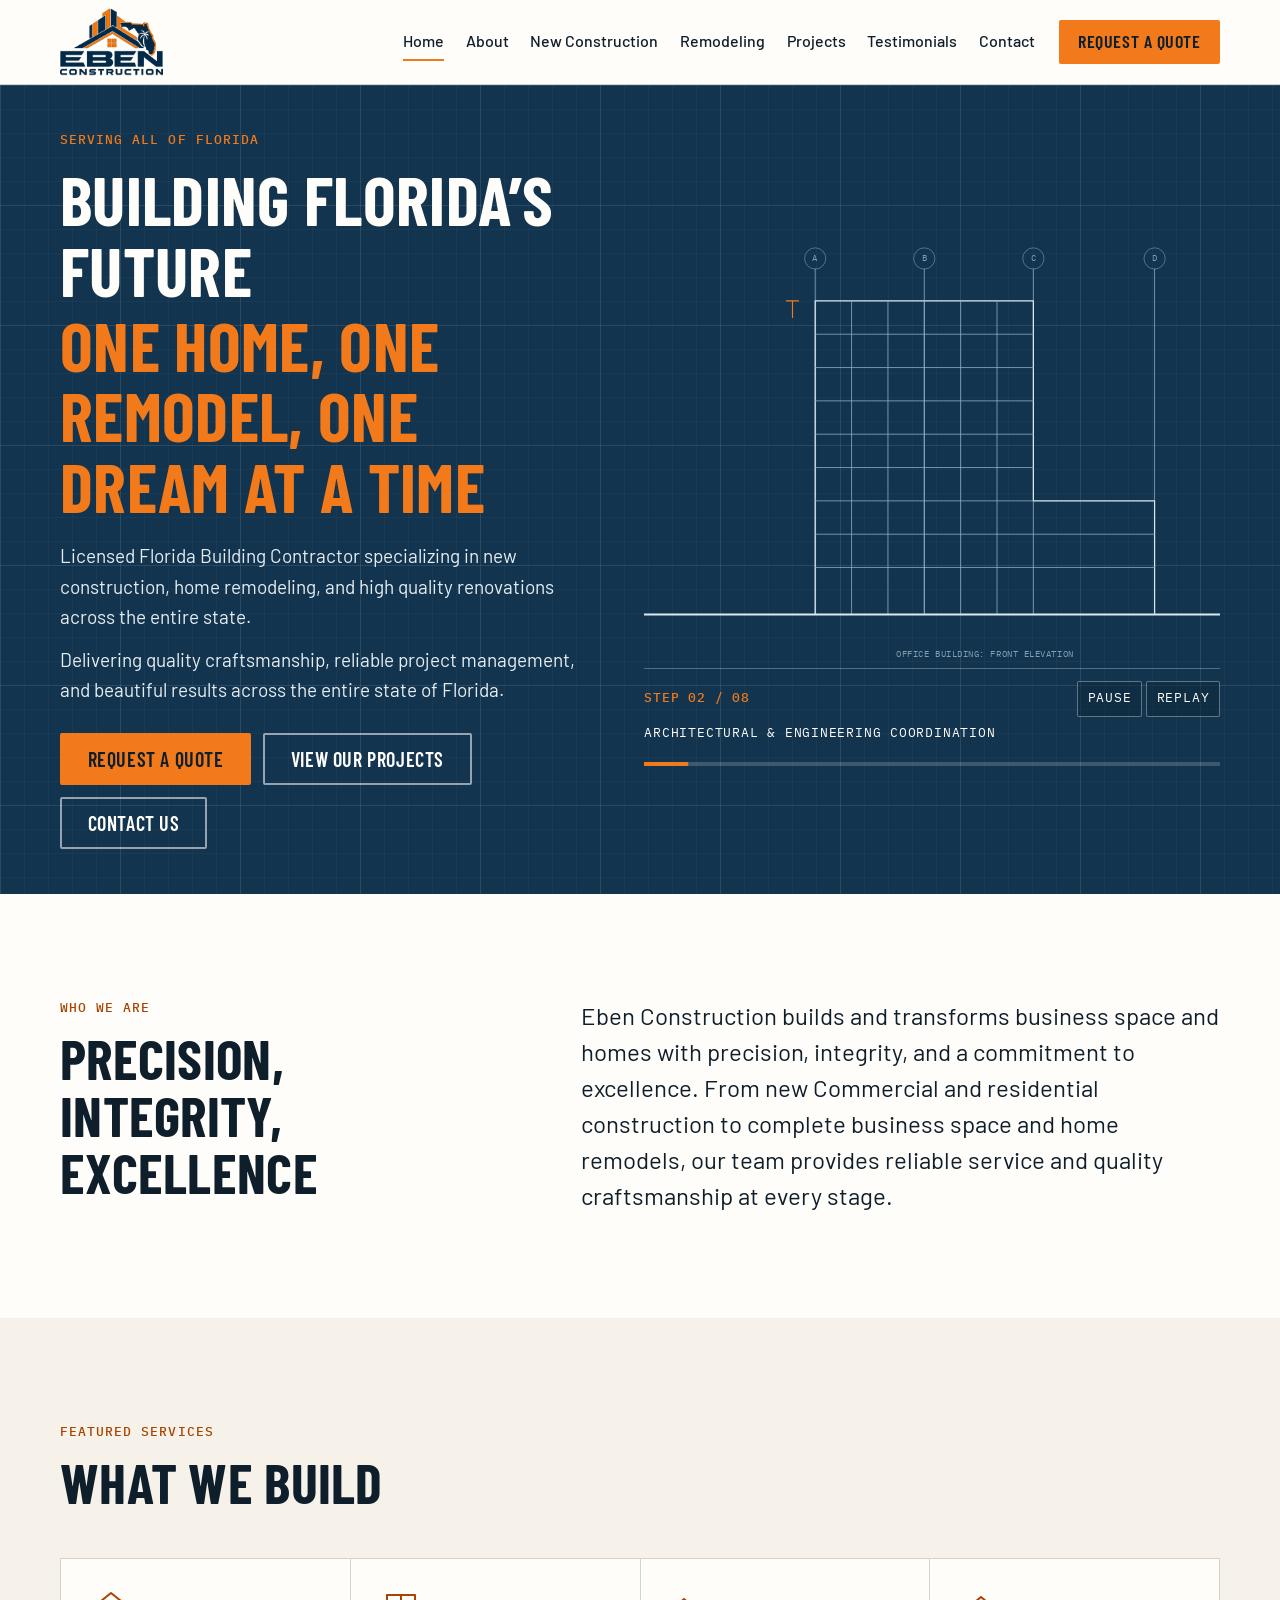
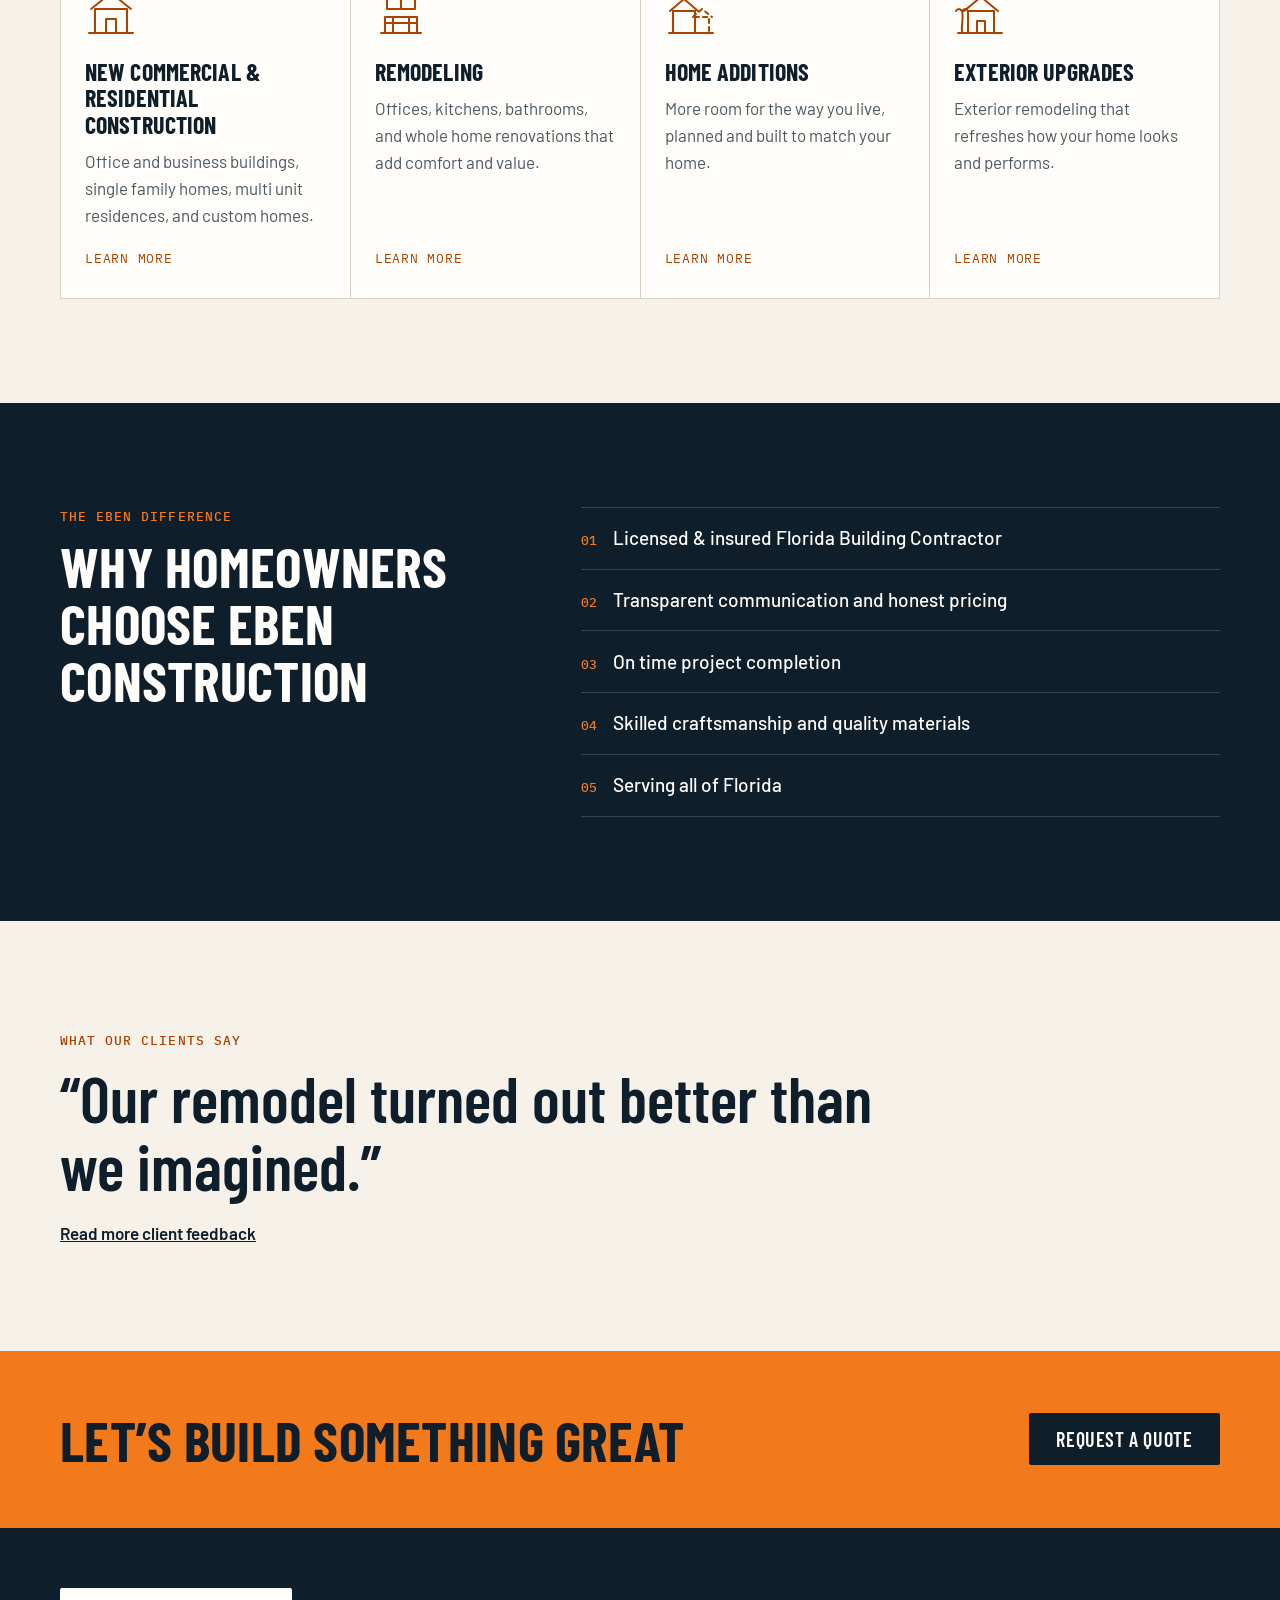
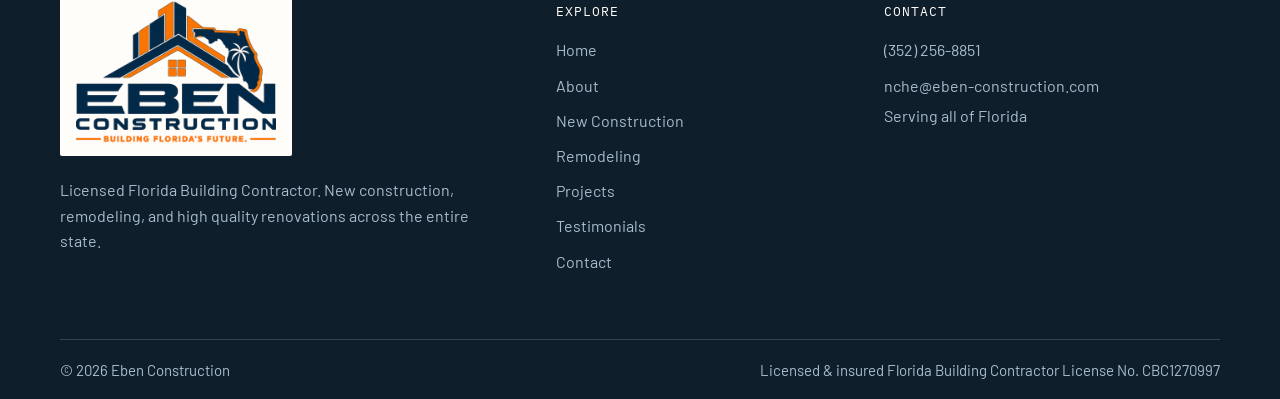
<file: index.html>
<!doctype html>
<html lang="en">
<head>
  <meta charset="utf-8">
  <meta name="viewport" content="width=device-width, initial-scale=1">
  <title>Eben Construction | Licensed Florida Building Contractor</title>
  <meta name="description" content="Licensed Florida Building Contractor specializing in new commercial and residential construction, remodeling, and high quality renovations across the entire state.">
  <meta property="og:title" content="Eben Construction | Licensed Florida Building Contractor">
  <meta property="og:description" content="Licensed Florida Building Contractor specializing in new commercial and residential construction, remodeling, and high quality renovations across the entire state.">
  <meta property="og:type" content="website">
  <meta name="theme-color" content="#fffdf9">
  <link rel="icon" href="assets/images/favicon.png" type="image/png">
  <link rel="apple-touch-icon" href="assets/images/favicon.png">
  <link rel="preconnect" href="https://fonts.googleapis.com">
  <link rel="preconnect" href="https://fonts.gstatic.com" crossorigin>
  <link href="https://fonts.googleapis.com/css2?family=Barlow+Condensed:wght@600;700&family=Barlow:wght@400;500;600&family=IBM+Plex+Mono:wght@500&display=swap" rel="stylesheet">
  <link rel="stylesheet" href="assets/css/styles.css">
  <script type="application/ld+json">
  {
    "@context": "https://schema.org",
    "@type": "GeneralContractor",
    "name": "Eben Construction",
    "telephone": "+1-352-256-8851",
    "email": "nche@eben-construction.com",
    "areaServed": { "@type": "State", "name": "Florida" },
    "description": "Licensed Florida Building Contractor specializing in new construction, remodeling, and renovations."
  }
  </script>
</head>
<body>
  <a class="skip-link" href="#main">Skip to content</a>

  <header class="site-header">
    <div class="wrap header-inner">
      <a class="brand" href="index.html"><img src="assets/images/logo-header.png" alt="Eben Construction home" width="300" height="198"></a>
      <button class="nav-toggle" type="button" aria-expanded="false" aria-controls="site-nav" aria-label="Open menu"><span></span></button>
      <nav class="site-nav" id="site-nav" aria-label="Main">
        <ul>
          <li><a href="index.html" aria-current="page">Home</a></li>
          <li><a href="about.html">About</a></li>
          <li><a href="new-construction.html">New Construction</a></li>
          <li><a href="remodeling.html">Remodeling</a></li>
          <li><a href="projects.html">Projects</a></li>
          <li><a href="testimonials.html">Testimonials</a></li>
          <li><a href="contact.html">Contact</a></li>
        </ul>
        <a class="btn btn-primary" href="contact.html">Request a Quote</a>
      </nav>
    </div>
  </header>

  <main id="main">
    <section class="hero blueprint">
      <div class="wrap hero-inner">
        <div>
          <p class="label">Serving all of Florida</p>
          <h1>Building Florida&rsquo;s Future <em>One Home, One Remodel, One Dream at a Time</em></h1>
          <p class="hero-sub">Licensed Florida Building Contractor specializing in new construction, home remodeling, and high quality renovations across the entire state.</p>
          <p class="hero-sub">Delivering quality craftsmanship, reliable project management, and beautiful results across the entire state of Florida.</p>
          <div class="btn-row">
            <a class="btn btn-primary" href="contact.html">Request a Quote</a>
            <a class="btn btn-ghost" href="projects.html">View Our Projects</a>
            <a class="btn btn-ghost" href="contact.html">Contact Us</a>
          </div>
        </div>
        <figure class="hero-visual" id="office-scene"></figure>
      </div>
    </section>

    <section class="section section-white">
      <div class="wrap split">
        <div class="section-head">
          <span class="label">Who we are</span>
          <h2>Precision, integrity, excellence</h2>
        </div>
        <p class="lead">Eben Construction builds and transforms business space and homes with precision, integrity, and a commitment to excellence. From new Commercial and residential construction to complete business space and home remodels, our team provides reliable service and quality craftsmanship at every stage.</p>
      </div>
    </section>

    <section class="section">
      <div class="wrap">
        <div class="section-head">
          <span class="label">Featured services</span>
          <h2>What we build</h2>
        </div>
        <div class="card-grid">
          <a class="service-card" href="new-construction.html">
            <svg viewBox="0 0 52 52" fill="none" stroke="currentColor" stroke-width="2" stroke-linecap="round" stroke-linejoin="round" aria-hidden="true"><path d="M4 46h44M10 46V22h32v24M6 22L26 6l20 16M21 46V32h10v14"/></svg>
            <h3>New Commercial &amp; Residential Construction</h3>
            <p>Office and business buildings, single family homes, multi unit residences, and custom homes.</p>
            <span class="more">Learn more</span>
          </a>
          <a class="service-card" href="remodeling.html">
            <svg viewBox="0 0 52 52" fill="none" stroke="currentColor" stroke-width="2" stroke-linecap="round" stroke-linejoin="round" aria-hidden="true"><path d="M6 46h40M10 46V30h32v16M10 36h32M18 30v16M34 30v16M12 8h28v14H12zM26 8v14"/></svg>
            <h3>Remodeling</h3>
            <p>Offices, kitchens, bathrooms, and whole home renovations that add comfort and value.</p>
            <span class="more">Learn more</span>
          </a>
          <a class="service-card" href="remodeling.html">
            <svg viewBox="0 0 52 52" fill="none" stroke="currentColor" stroke-width="2" stroke-linecap="round" stroke-linejoin="round" aria-hidden="true"><path d="M4 46h44M8 46V24h22v22M5 24l14-12 14 12"/><path stroke-dasharray="4 4" d="M30 30h14v16M28 30l9-8 10 8"/></svg>
            <h3>Home Additions</h3>
            <p>More room for the way you live, planned and built to match your home.</p>
            <span class="more">Learn more</span>
          </a>
          <a class="service-card" href="remodeling.html">
            <svg viewBox="0 0 52 52" fill="none" stroke="currentColor" stroke-width="2" stroke-linecap="round" stroke-linejoin="round" aria-hidden="true"><path d="M4 46h44M14 46V24h26v22M10 24l17-14 17 14M23 46V34h8v12"/><path d="M8 46c-1-10 2-15 0-22M8 24c-3-3-5-2-6 0M8 24c3-3 5-2 6 0"/></svg>
            <h3>Exterior Upgrades</h3>
            <p>Exterior remodeling that refreshes how your home looks and performs.</p>
            <span class="more">Learn more</span>
          </a>
        </div>
      </div>
    </section>

    <section class="section section-dark">
      <div class="wrap split">
        <div class="section-head">
          <span class="label">The Eben difference</span>
          <h2>Why homeowners choose Eben Construction</h2>
        </div>
        <ul class="ruled">
          <li><span class="num">01</span>Licensed &amp; insured Florida Building Contractor</li>
          <li><span class="num">02</span>Transparent communication and honest pricing</li>
          <li><span class="num">03</span>On time project completion</li>
          <li><span class="num">04</span>Skilled craftsmanship and quality materials</li>
          <li><span class="num">05</span>Serving all of Florida</li>
        </ul>
      </div>
    </section>

    <section class="section">
      <div class="wrap">
        <span class="label">What our clients say</span>
        <blockquote class="pull-quote" style="margin-top:.75rem">&ldquo;Our remodel turned out better than we imagined.&rdquo;</blockquote>
        <a class="pull-quote-link" href="testimonials.html">Read more client feedback</a>
      </div>
    </section>

    <section class="cta-band">
      <div class="wrap cta-inner">
        <h2>Let&rsquo;s build something great</h2>
        <div class="btn-row">
          <a class="btn btn-dark" href="contact.html">Request a Quote</a>
        </div>
      </div>
    </section>
  </main>

  <footer class="site-footer">
    <div class="wrap footer-grid">
      <div>
        <a class="footer-logo" href="index.html"><img src="assets/images/logo.png" alt="Eben Construction home" width="240" height="173" loading="lazy"></a>
        <p>Licensed Florida Building Contractor. New construction, remodeling, and high quality renovations across the entire state.</p>
      </div>
      <div>
        <p class="footer-title">Explore</p>
        <ul>
            <li><a href="index.html">Home</a></li>
            <li><a href="about.html">About</a></li>
            <li><a href="new-construction.html">New Construction</a></li>
            <li><a href="remodeling.html">Remodeling</a></li>
            <li><a href="projects.html">Projects</a></li>
            <li><a href="testimonials.html">Testimonials</a></li>
            <li><a href="contact.html">Contact</a></li>
        </ul>
      </div>
      <div>
        <p class="footer-title">Contact</p>
        <ul>
          <li><a href="tel:+13522568851">(352) 256-8851</a></li>
          <li><a href="mailto:nche@eben-construction.com">nche@eben-construction.com</a></li>
          <li>Serving all of Florida</li>
        </ul>
      </div>
    </div>
    <div class="wrap">
      <div class="footer-base">
        <span>&copy; <span data-year>2026</span> Eben Construction</span>
        <span>Licensed &amp; insured Florida Building Contractor <span data-license hidden></span></span>
      </div>
    </div>
  </footer>

  <nav class="action-bar" aria-label="Quick contact">
    <a href="tel:+13522568851">Call</a>
    <a href="mailto:nche@eben-construction.com">Email</a>
    <a href="contact.html">Get a Quote</a>
  </nav>

  <script src="assets/js/site.js" defer></script>
  <script src="assets/js/hero-office.js" defer></script>
</body>
</html>
</file>
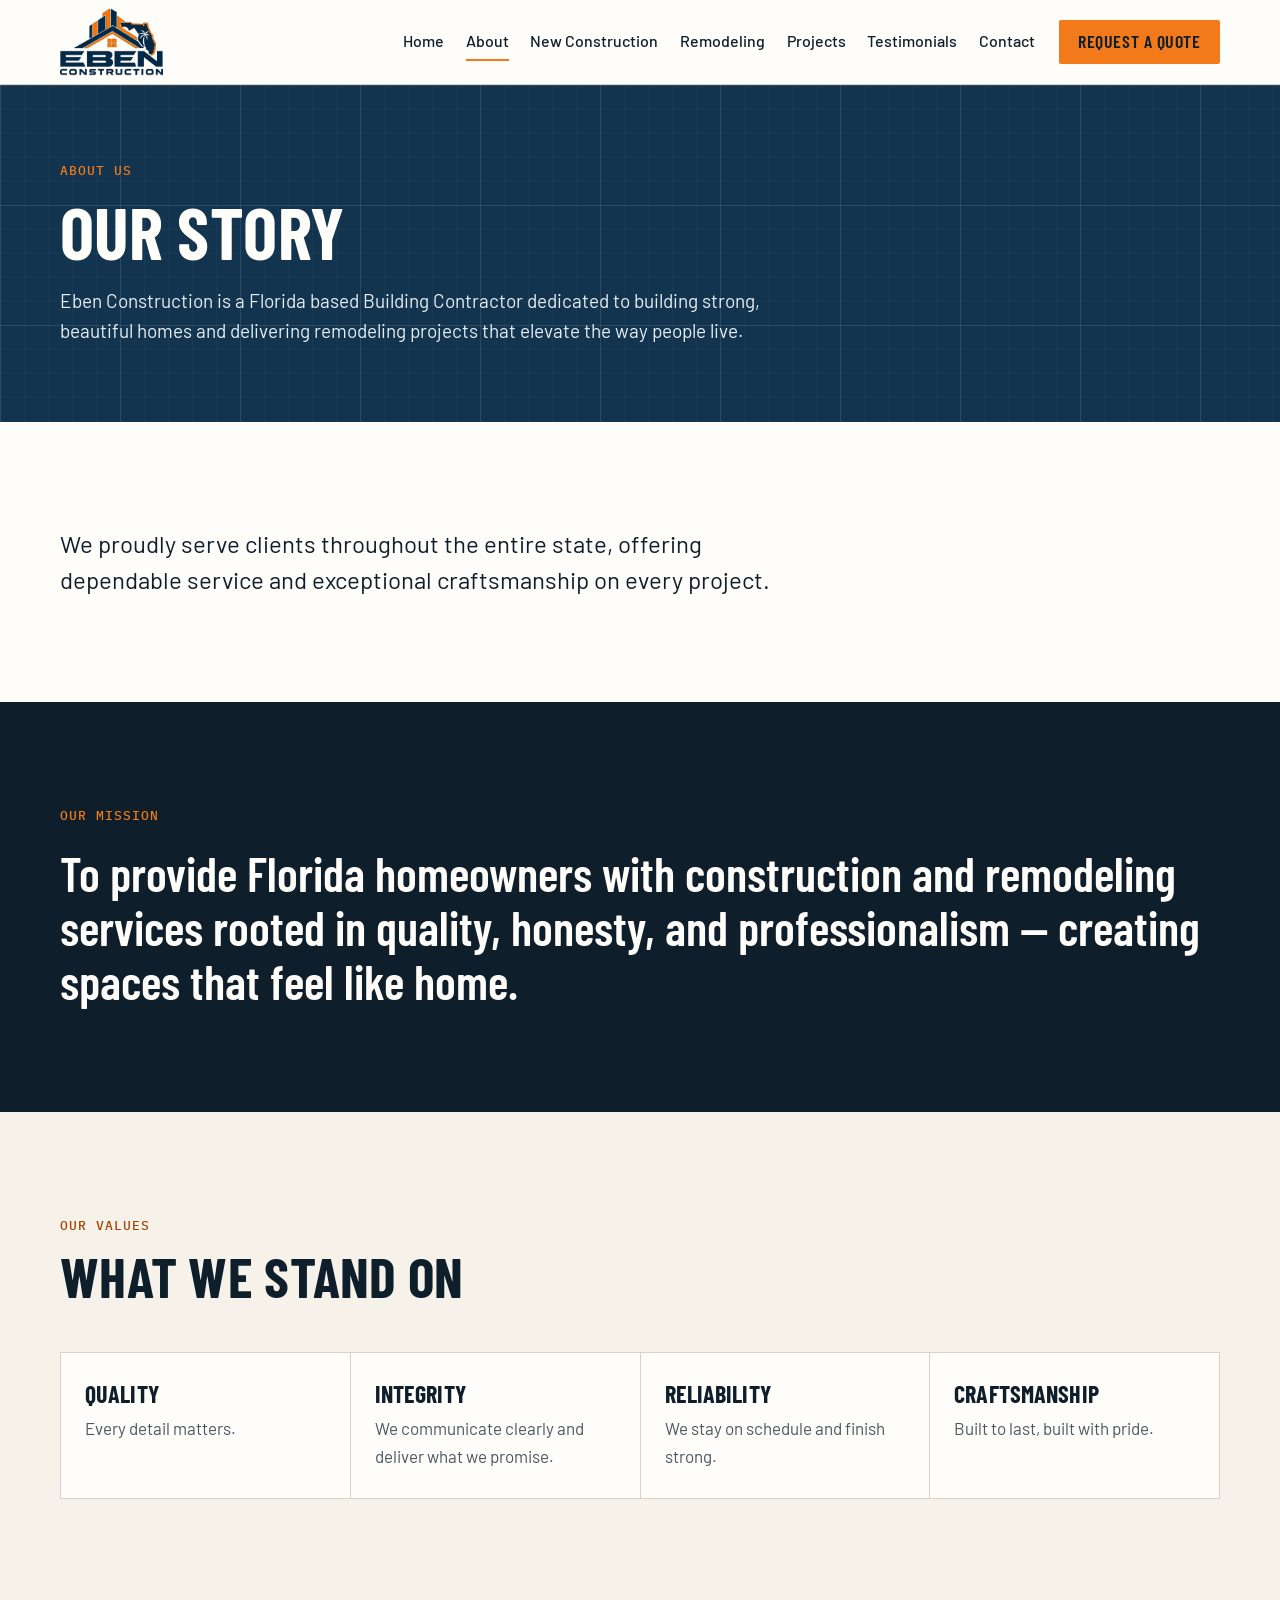
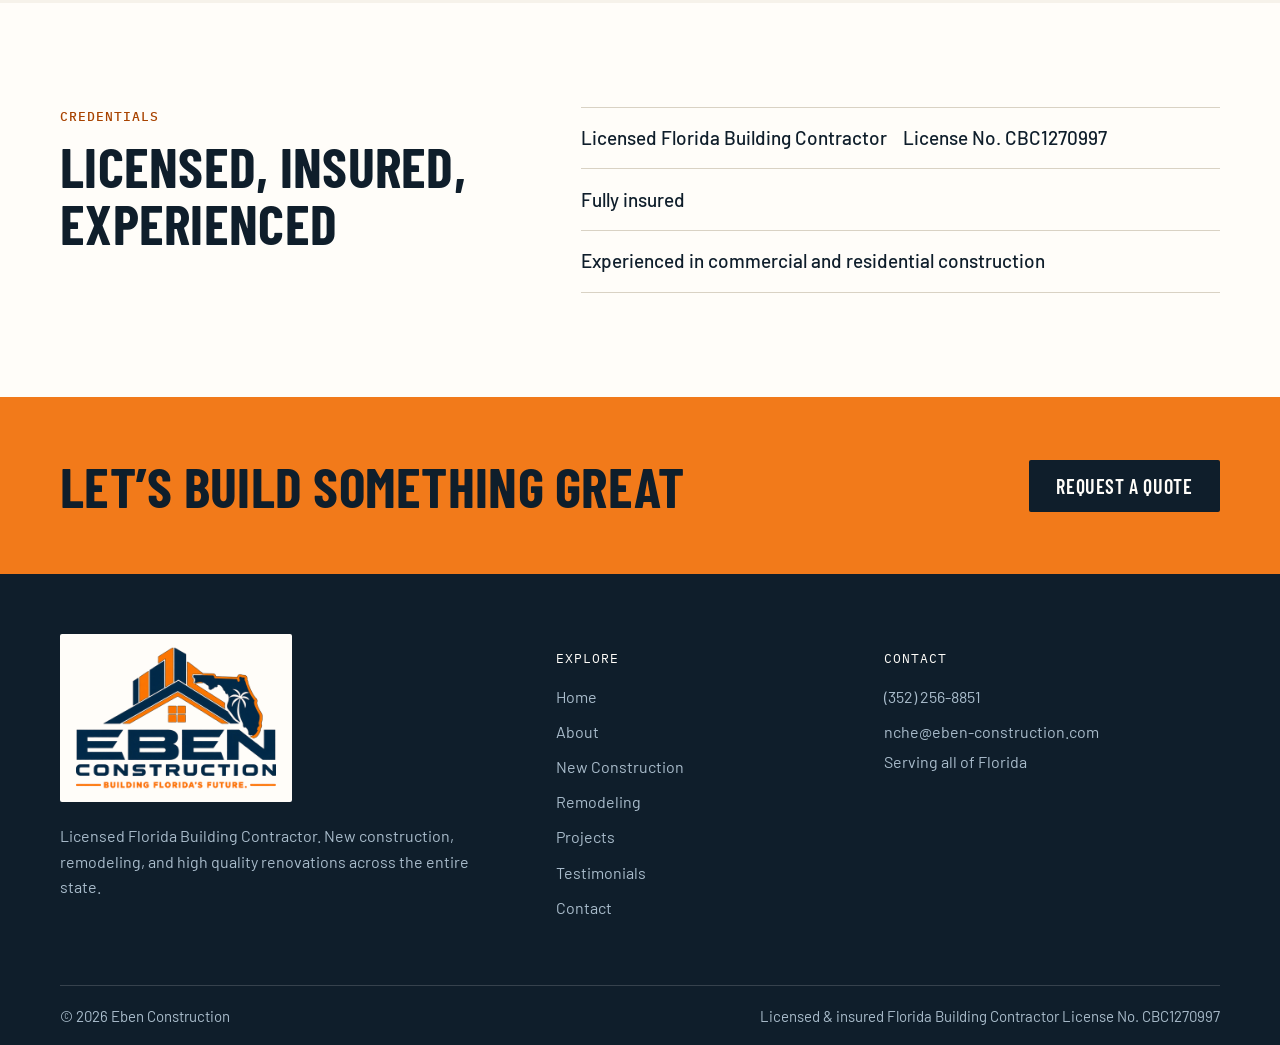
<file: about.html>
<!doctype html>
<html lang="en">
<head>
  <meta charset="utf-8">
  <meta name="viewport" content="width=device-width, initial-scale=1">
  <title>About Us | Eben Construction</title>
  <meta name="description" content="Eben Construction is a Florida based Building Contractor delivering dependable service and exceptional craftsmanship on every project.">
  <meta property="og:title" content="About Us | Eben Construction">
  <meta property="og:description" content="Eben Construction is a Florida based Building Contractor delivering dependable service and exceptional craftsmanship on every project.">
  <meta property="og:type" content="website">
  <meta name="theme-color" content="#fffdf9">
  <link rel="icon" href="assets/images/favicon.png" type="image/png">
  <link rel="apple-touch-icon" href="assets/images/favicon.png">
  <link rel="preconnect" href="https://fonts.googleapis.com">
  <link rel="preconnect" href="https://fonts.gstatic.com" crossorigin>
  <link href="https://fonts.googleapis.com/css2?family=Barlow+Condensed:wght@600;700&family=Barlow:wght@400;500;600&family=IBM+Plex+Mono:wght@500&display=swap" rel="stylesheet">
  <link rel="stylesheet" href="assets/css/styles.css">
</head>
<body>
  <a class="skip-link" href="#main">Skip to content</a>

  <header class="site-header">
    <div class="wrap header-inner">
      <a class="brand" href="index.html"><img src="assets/images/logo-header.png" alt="Eben Construction home" width="300" height="198"></a>
      <button class="nav-toggle" type="button" aria-expanded="false" aria-controls="site-nav" aria-label="Open menu"><span></span></button>
      <nav class="site-nav" id="site-nav" aria-label="Main">
        <ul>
          <li><a href="index.html">Home</a></li>
          <li><a href="about.html" aria-current="page">About</a></li>
          <li><a href="new-construction.html">New Construction</a></li>
          <li><a href="remodeling.html">Remodeling</a></li>
          <li><a href="projects.html">Projects</a></li>
          <li><a href="testimonials.html">Testimonials</a></li>
          <li><a href="contact.html">Contact</a></li>
        </ul>
        <a class="btn btn-primary" href="contact.html">Request a Quote</a>
      </nav>
    </div>
  </header>

  <main id="main">
    <section class="page-head blueprint">
      <div class="wrap">
        <p class="label">About us</p>
        <h1>Our Story</h1>
        <p>Eben Construction is a Florida based Building Contractor dedicated to building strong, beautiful homes and delivering remodeling projects that elevate the way people live.</p>
      </div>
    </section>

    <section class="section section-white">
      <div class="wrap">
        <p class="lead" style="max-width:48rem">We proudly serve clients throughout the entire state, offering dependable service and exceptional craftsmanship on every project.</p>
      </div>
    </section>

    <section class="section section-dark">
      <div class="wrap">
        <div class="section-head" style="margin-bottom:1.25rem"><span class="label">Our mission</span></div>
        <p class="mission">To provide Florida homeowners with construction and remodeling services rooted in quality, honesty, and professionalism &mdash; creating spaces that feel like home.</p>
      </div>
    </section>

    <section class="section">
      <div class="wrap">
        <div class="section-head">
          <span class="label">Our values</span>
          <h2>What we stand on</h2>
        </div>
        <div class="card-grid">
          <div class="value"><h3>Quality</h3><p>Every detail matters.</p></div>
          <div class="value"><h3>Integrity</h3><p>We communicate clearly and deliver what we promise.</p></div>
          <div class="value"><h3>Reliability</h3><p>We stay on schedule and finish strong.</p></div>
          <div class="value"><h3>Craftsmanship</h3><p>Built to last, built with pride.</p></div>
        </div>
      </div>
    </section>

    <section class="section section-white">
      <div class="wrap split">
        <div class="section-head">
          <span class="label">Credentials</span>
          <h2>Licensed, insured, experienced</h2>
        </div>
        <ul class="ruled">
          <li>Licensed Florida Building Contractor <span data-license hidden></span></li>
          <li>Fully insured</li>
          <li>Experienced in commercial and residential construction</li>
        </ul>
      </div>
    </section>

    <section class="cta-band">
      <div class="wrap cta-inner">
        <h2>Let&rsquo;s build something great</h2>
        <div class="btn-row">
          <a class="btn btn-dark" href="contact.html">Request a Quote</a>
        </div>
      </div>
    </section>
  </main>

  <footer class="site-footer">
    <div class="wrap footer-grid">
      <div>
        <a class="footer-logo" href="index.html"><img src="assets/images/logo.png" alt="Eben Construction home" width="240" height="173" loading="lazy"></a>
        <p>Licensed Florida Building Contractor. New construction, remodeling, and high quality renovations across the entire state.</p>
      </div>
      <div>
        <p class="footer-title">Explore</p>
        <ul>
            <li><a href="index.html">Home</a></li>
            <li><a href="about.html">About</a></li>
            <li><a href="new-construction.html">New Construction</a></li>
            <li><a href="remodeling.html">Remodeling</a></li>
            <li><a href="projects.html">Projects</a></li>
            <li><a href="testimonials.html">Testimonials</a></li>
            <li><a href="contact.html">Contact</a></li>
        </ul>
      </div>
      <div>
        <p class="footer-title">Contact</p>
        <ul>
          <li><a href="tel:+13522568851">(352) 256-8851</a></li>
          <li><a href="mailto:nche@eben-construction.com">nche@eben-construction.com</a></li>
          <li>Serving all of Florida</li>
        </ul>
      </div>
    </div>
    <div class="wrap">
      <div class="footer-base">
        <span>&copy; <span data-year>2026</span> Eben Construction</span>
        <span>Licensed &amp; insured Florida Building Contractor <span data-license hidden></span></span>
      </div>
    </div>
  </footer>

  <nav class="action-bar" aria-label="Quick contact">
    <a href="tel:+13522568851">Call</a>
    <a href="mailto:nche@eben-construction.com">Email</a>
    <a href="contact.html">Get a Quote</a>
  </nav>

  <script src="assets/js/site.js" defer></script>
</body>
</html>
</file>
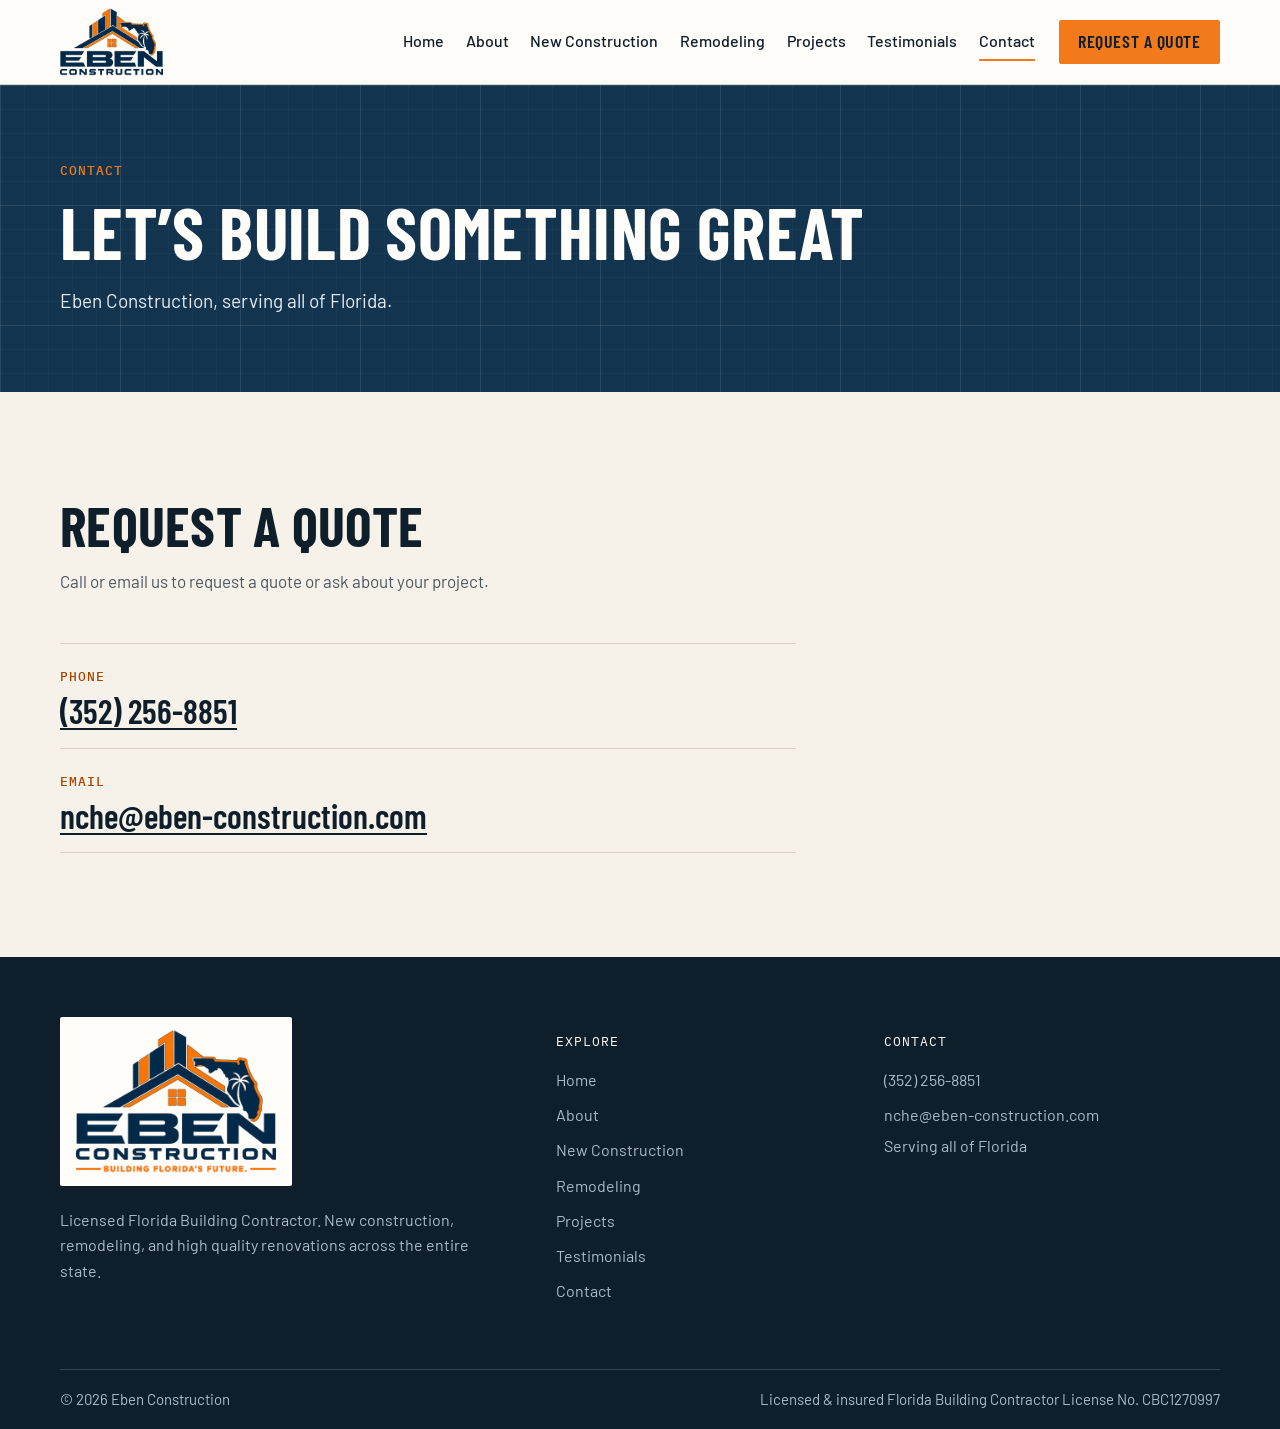
<file: contact.html>
<!doctype html>
<html lang="en">
<head>
  <meta charset="utf-8">
  <meta name="viewport" content="width=device-width, initial-scale=1">
  <title>Contact | Eben Construction</title>
  <meta name="description" content="Call (352) 256-8851 or email Eben Construction for a quote. Serving all of Florida.">
  <meta property="og:title" content="Contact | Eben Construction">
  <meta property="og:description" content="Call (352) 256-8851 or email Eben Construction for a quote. Serving all of Florida.">
  <meta property="og:type" content="website">
  <meta name="theme-color" content="#fffdf9">
  <link rel="icon" href="assets/images/favicon.png" type="image/png">
  <link rel="apple-touch-icon" href="assets/images/favicon.png">
  <link rel="preconnect" href="https://fonts.googleapis.com">
  <link rel="preconnect" href="https://fonts.gstatic.com" crossorigin>
  <link href="https://fonts.googleapis.com/css2?family=Barlow+Condensed:wght@600;700&family=Barlow:wght@400;500;600&family=IBM+Plex+Mono:wght@500&display=swap" rel="stylesheet">
  <link rel="stylesheet" href="assets/css/styles.css">
</head>
<body>
  <a class="skip-link" href="#main">Skip to content</a>

  <header class="site-header">
    <div class="wrap header-inner">
      <a class="brand" href="index.html"><img src="assets/images/logo-header.png" alt="Eben Construction home" width="300" height="198"></a>
      <button class="nav-toggle" type="button" aria-expanded="false" aria-controls="site-nav" aria-label="Open menu"><span></span></button>
      <nav class="site-nav" id="site-nav" aria-label="Main">
        <ul>
          <li><a href="index.html">Home</a></li>
          <li><a href="about.html">About</a></li>
          <li><a href="new-construction.html">New Construction</a></li>
          <li><a href="remodeling.html">Remodeling</a></li>
          <li><a href="projects.html">Projects</a></li>
          <li><a href="testimonials.html">Testimonials</a></li>
          <li><a href="contact.html" aria-current="page">Contact</a></li>
        </ul>
        <a class="btn btn-primary" href="contact.html">Request a Quote</a>
      </nav>
    </div>
  </header>

  <main id="main">
    <section class="page-head blueprint">
      <div class="wrap">
        <p class="label">Contact</p>
        <h1>Let&rsquo;s Build Something Great</h1>
        <p>Eben Construction, serving all of Florida.</p>
      </div>
    </section>

    <section class="section">
      <div class="wrap contact-block">
        <div class="section-head">
          <h2>Request a Quote</h2>
          <p>Call or email us to request a quote or ask about your project.</p>
        </div>
        <div class="contact-item">
          <span class="label">Phone</span>
          <a href="tel:+13522568851">(352) 256-8851</a>
        </div>
        <div class="contact-item">
          <span class="label">Email</span>
          <a href="mailto:nche@eben-construction.com">nche@eben-construction.com</a>
        </div>
      </div>
    </section>
  </main>

  <footer class="site-footer">
    <div class="wrap footer-grid">
      <div>
        <a class="footer-logo" href="index.html"><img src="assets/images/logo.png" alt="Eben Construction home" width="240" height="173" loading="lazy"></a>
        <p>Licensed Florida Building Contractor. New construction, remodeling, and high quality renovations across the entire state.</p>
      </div>
      <div>
        <p class="footer-title">Explore</p>
        <ul>
            <li><a href="index.html">Home</a></li>
            <li><a href="about.html">About</a></li>
            <li><a href="new-construction.html">New Construction</a></li>
            <li><a href="remodeling.html">Remodeling</a></li>
            <li><a href="projects.html">Projects</a></li>
            <li><a href="testimonials.html">Testimonials</a></li>
            <li><a href="contact.html">Contact</a></li>
        </ul>
      </div>
      <div>
        <p class="footer-title">Contact</p>
        <ul>
          <li><a href="tel:+13522568851">(352) 256-8851</a></li>
          <li><a href="mailto:nche@eben-construction.com">nche@eben-construction.com</a></li>
          <li>Serving all of Florida</li>
        </ul>
      </div>
    </div>
    <div class="wrap">
      <div class="footer-base">
        <span>&copy; <span data-year>2026</span> Eben Construction</span>
        <span>Licensed &amp; insured Florida Building Contractor <span data-license hidden></span></span>
      </div>
    </div>
  </footer>

  <nav class="action-bar" aria-label="Quick contact">
    <a href="tel:+13522568851">Call</a>
    <a href="mailto:nche@eben-construction.com">Email</a>
    <a href="contact.html">Get a Quote</a>
  </nav>

  <script src="assets/js/site.js" defer></script>
</body>
</html>
</file>
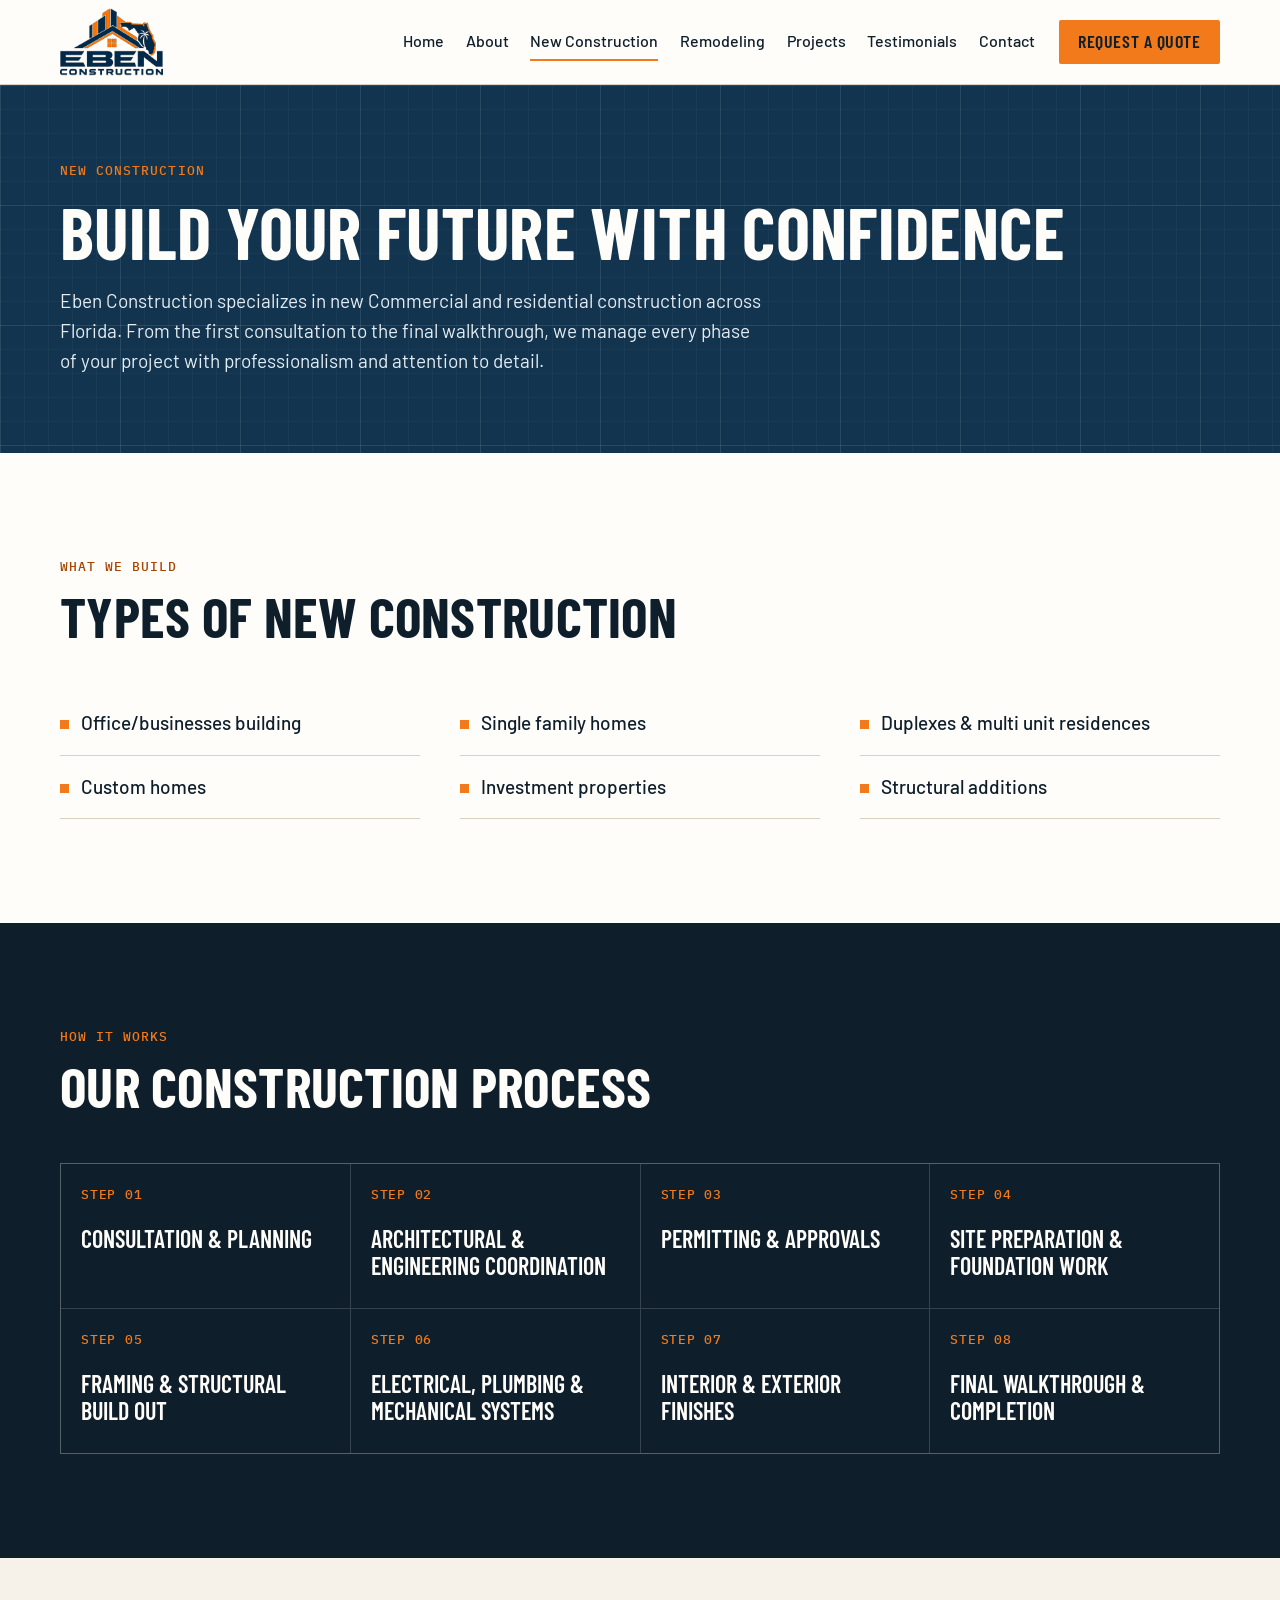
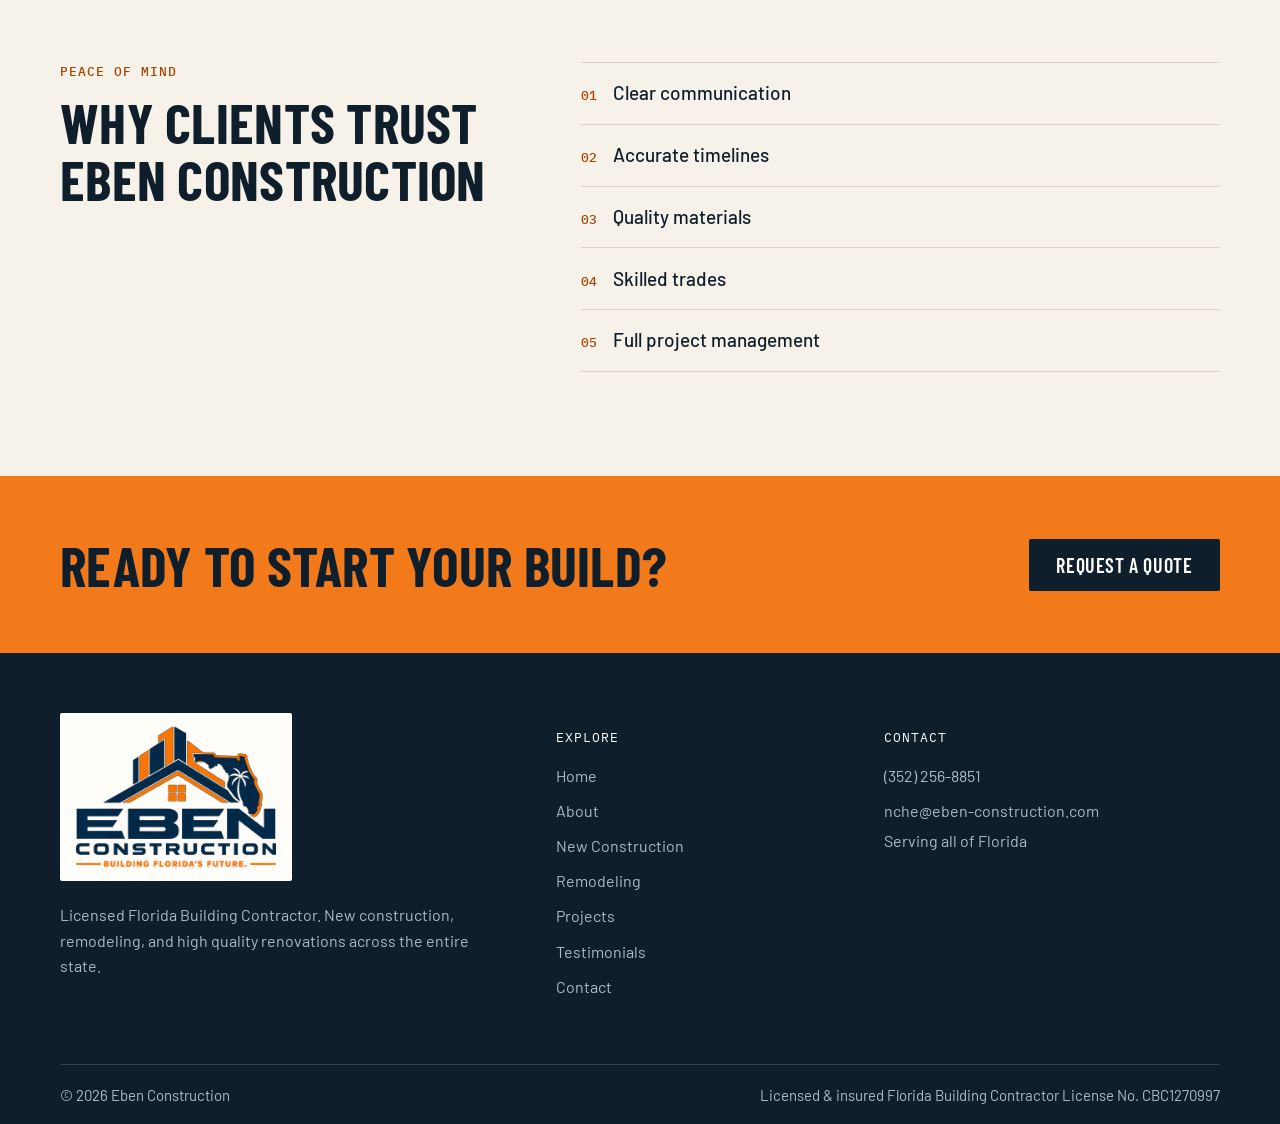
<file: new-construction.html>
<!doctype html>
<html lang="en">
<head>
  <meta charset="utf-8">
  <meta name="viewport" content="width=device-width, initial-scale=1">
  <title>New Construction | Eben Construction</title>
  <meta name="description" content="New commercial and residential construction across Florida, from the first consultation to the final walkthrough.">
  <meta property="og:title" content="New Construction | Eben Construction">
  <meta property="og:description" content="New commercial and residential construction across Florida, from the first consultation to the final walkthrough.">
  <meta property="og:type" content="website">
  <meta name="theme-color" content="#fffdf9">
  <link rel="icon" href="assets/images/favicon.png" type="image/png">
  <link rel="apple-touch-icon" href="assets/images/favicon.png">
  <link rel="preconnect" href="https://fonts.googleapis.com">
  <link rel="preconnect" href="https://fonts.gstatic.com" crossorigin>
  <link href="https://fonts.googleapis.com/css2?family=Barlow+Condensed:wght@600;700&family=Barlow:wght@400;500;600&family=IBM+Plex+Mono:wght@500&display=swap" rel="stylesheet">
  <link rel="stylesheet" href="assets/css/styles.css">
</head>
<body>
  <a class="skip-link" href="#main">Skip to content</a>

  <header class="site-header">
    <div class="wrap header-inner">
      <a class="brand" href="index.html"><img src="assets/images/logo-header.png" alt="Eben Construction home" width="300" height="198"></a>
      <button class="nav-toggle" type="button" aria-expanded="false" aria-controls="site-nav" aria-label="Open menu"><span></span></button>
      <nav class="site-nav" id="site-nav" aria-label="Main">
        <ul>
          <li><a href="index.html">Home</a></li>
          <li><a href="about.html">About</a></li>
          <li><a href="new-construction.html" aria-current="page">New Construction</a></li>
          <li><a href="remodeling.html">Remodeling</a></li>
          <li><a href="projects.html">Projects</a></li>
          <li><a href="testimonials.html">Testimonials</a></li>
          <li><a href="contact.html">Contact</a></li>
        </ul>
        <a class="btn btn-primary" href="contact.html">Request a Quote</a>
      </nav>
    </div>
  </header>

  <main id="main">
    <section class="page-head blueprint">
      <div class="wrap">
        <p class="label">New construction</p>
        <h1>Build Your Future with Confidence</h1>
        <p>Eben Construction specializes in new Commercial and residential construction across Florida. From the first consultation to the final walkthrough, we manage every phase of your project with professionalism and attention to detail.</p>
      </div>
    </section>

    <section class="section section-white">
      <div class="wrap">
        <div class="section-head">
          <span class="label">What we build</span>
          <h2>Types of new construction</h2>
        </div>
        <ul class="spec-grid">
          <li>Office/businesses building</li>
          <li>Single family homes</li>
          <li>Duplexes &amp; multi unit residences</li>
          <li>Custom homes</li>
          <li>Investment properties</li>
          <li>Structural additions</li>
        </ul>
      </div>
    </section>

    <section class="section section-dark">
      <div class="wrap">
        <div class="section-head">
          <span class="label">How it works</span>
          <h2>Our construction process</h2>
        </div>
        <ol class="process">
          <li>Consultation &amp; Planning</li>
          <li>Architectural &amp; Engineering Coordination</li>
          <li>Permitting &amp; Approvals</li>
          <li>Site Preparation &amp; Foundation Work</li>
          <li>Framing &amp; Structural Build Out</li>
          <li>Electrical, Plumbing &amp; Mechanical Systems</li>
          <li>Interior &amp; Exterior Finishes</li>
          <li>Final Walkthrough &amp; Completion</li>
        </ol>
      </div>
    </section>

    <section class="section">
      <div class="wrap split">
        <div class="section-head">
          <span class="label">Peace of mind</span>
          <h2>Why clients trust Eben Construction</h2>
        </div>
        <ul class="ruled">
          <li><span class="num">01</span>Clear communication</li>
          <li><span class="num">02</span>Accurate timelines</li>
          <li><span class="num">03</span>Quality materials</li>
          <li><span class="num">04</span>Skilled trades</li>
          <li><span class="num">05</span>Full project management</li>
        </ul>
      </div>
    </section>

    <section class="cta-band">
      <div class="wrap cta-inner">
        <h2>Ready to start your build?</h2>
        <div class="btn-row">
          <a class="btn btn-dark" href="contact.html">Request a Quote</a>
        </div>
      </div>
    </section>
  </main>

  <footer class="site-footer">
    <div class="wrap footer-grid">
      <div>
        <a class="footer-logo" href="index.html"><img src="assets/images/logo.png" alt="Eben Construction home" width="240" height="173" loading="lazy"></a>
        <p>Licensed Florida Building Contractor. New construction, remodeling, and high quality renovations across the entire state.</p>
      </div>
      <div>
        <p class="footer-title">Explore</p>
        <ul>
            <li><a href="index.html">Home</a></li>
            <li><a href="about.html">About</a></li>
            <li><a href="new-construction.html">New Construction</a></li>
            <li><a href="remodeling.html">Remodeling</a></li>
            <li><a href="projects.html">Projects</a></li>
            <li><a href="testimonials.html">Testimonials</a></li>
            <li><a href="contact.html">Contact</a></li>
        </ul>
      </div>
      <div>
        <p class="footer-title">Contact</p>
        <ul>
          <li><a href="tel:+13522568851">(352) 256-8851</a></li>
          <li><a href="mailto:nche@eben-construction.com">nche@eben-construction.com</a></li>
          <li>Serving all of Florida</li>
        </ul>
      </div>
    </div>
    <div class="wrap">
      <div class="footer-base">
        <span>&copy; <span data-year>2026</span> Eben Construction</span>
        <span>Licensed &amp; insured Florida Building Contractor <span data-license hidden></span></span>
      </div>
    </div>
  </footer>

  <nav class="action-bar" aria-label="Quick contact">
    <a href="tel:+13522568851">Call</a>
    <a href="mailto:nche@eben-construction.com">Email</a>
    <a href="contact.html">Get a Quote</a>
  </nav>

  <script src="assets/js/site.js" defer></script>
</body>
</html>
</file>
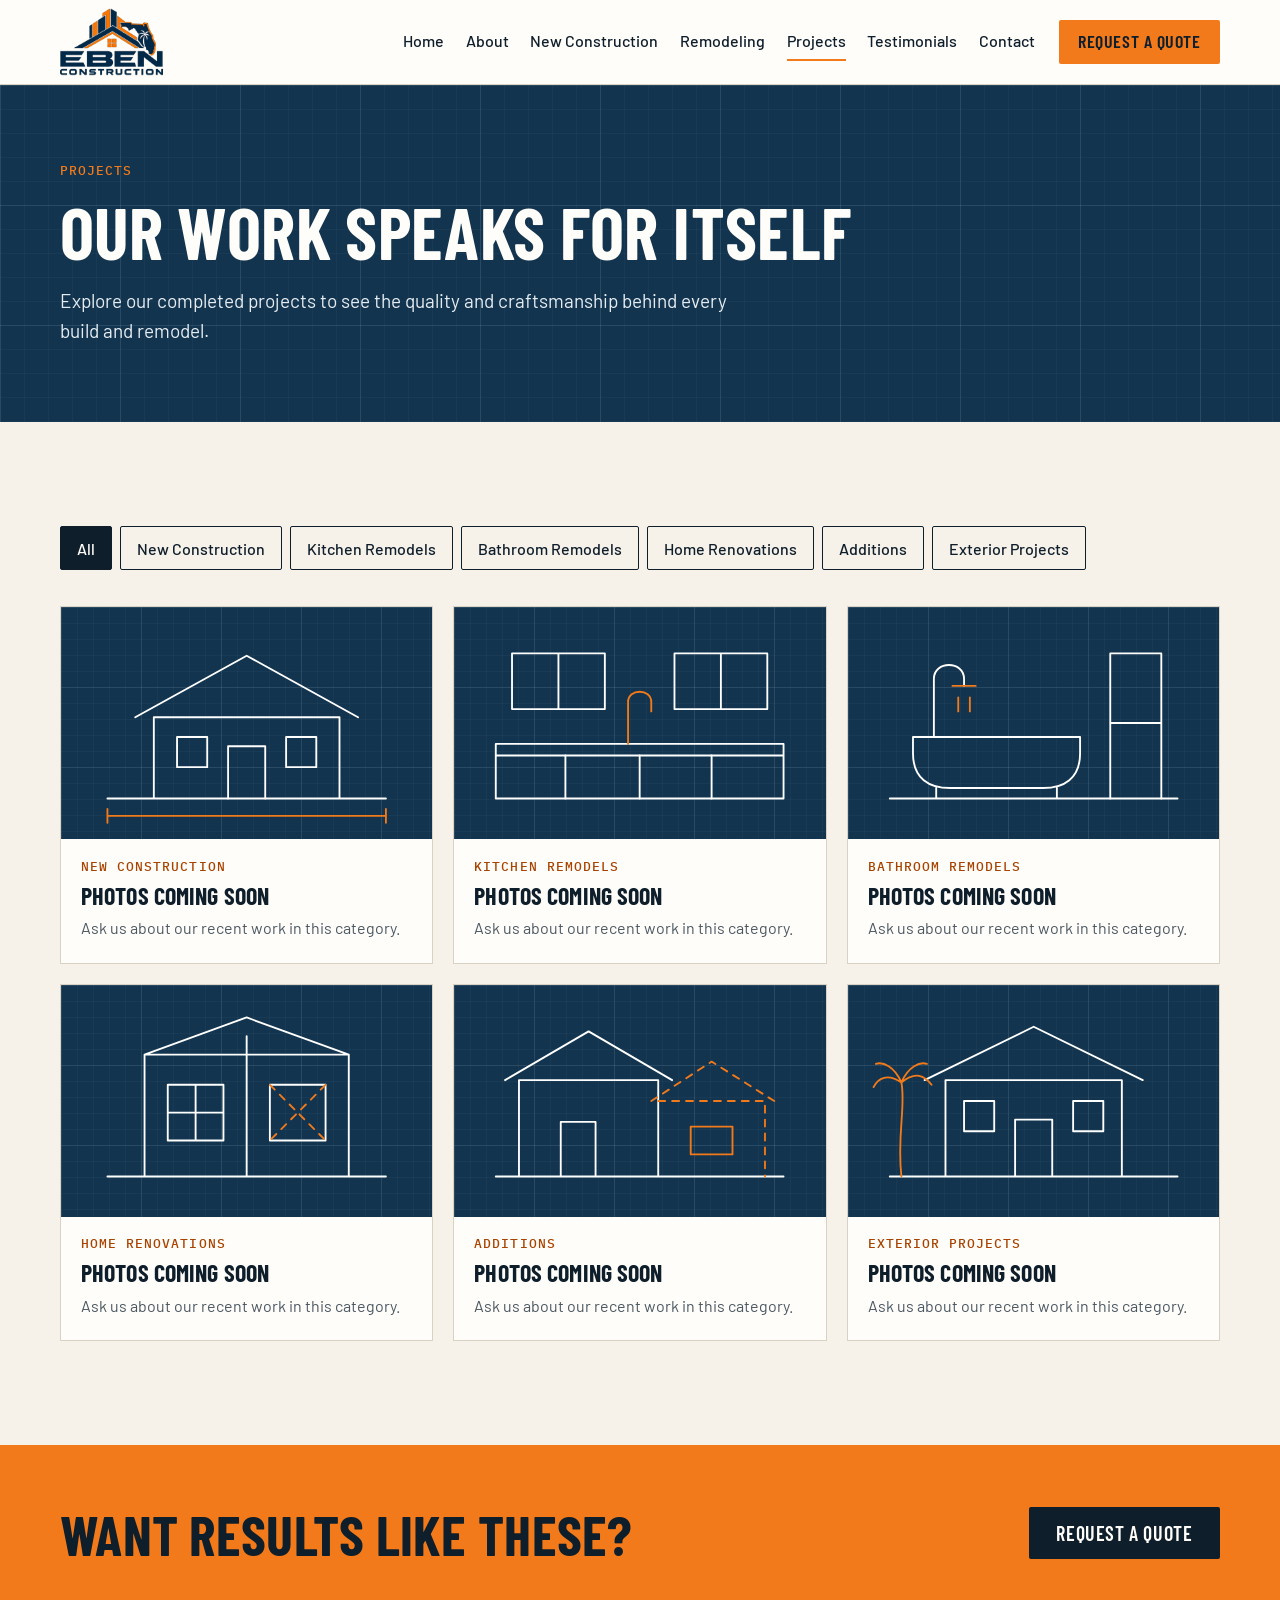
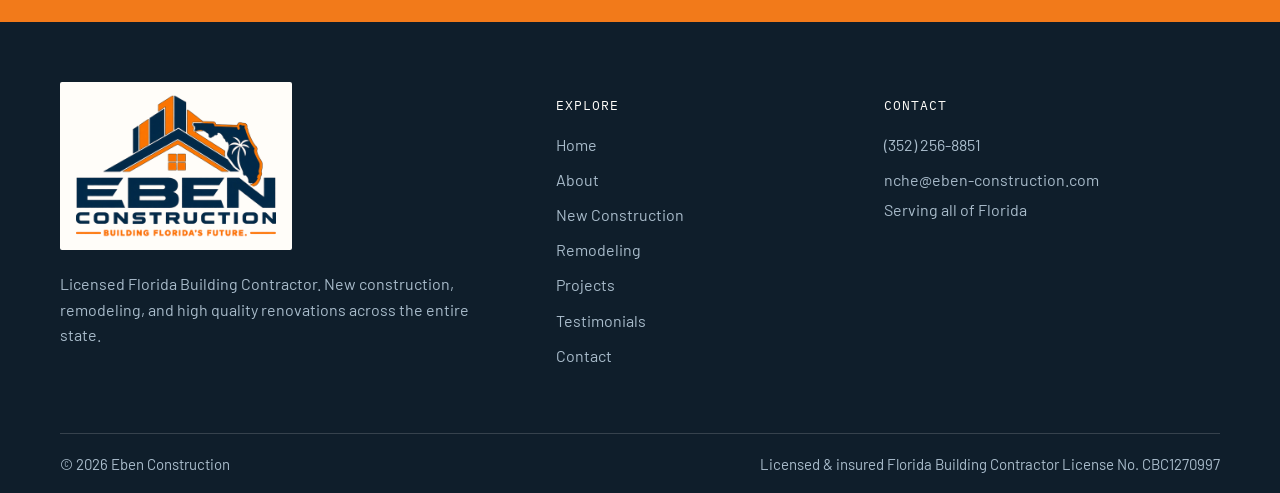
<file: projects.html>
<!doctype html>
<html lang="en">
<head>
  <meta charset="utf-8">
  <meta name="viewport" content="width=device-width, initial-scale=1">
  <title>Projects | Eben Construction</title>
  <meta name="description" content="Explore completed new construction, remodeling, addition, and exterior projects by Eben Construction across Florida.">
  <meta property="og:title" content="Projects | Eben Construction">
  <meta property="og:description" content="Explore completed new construction, remodeling, addition, and exterior projects by Eben Construction across Florida.">
  <meta property="og:type" content="website">
  <meta name="theme-color" content="#fffdf9">
  <link rel="icon" href="assets/images/favicon.png" type="image/png">
  <link rel="apple-touch-icon" href="assets/images/favicon.png">
  <link rel="preconnect" href="https://fonts.googleapis.com">
  <link rel="preconnect" href="https://fonts.gstatic.com" crossorigin>
  <link href="https://fonts.googleapis.com/css2?family=Barlow+Condensed:wght@600;700&family=Barlow:wght@400;500;600&family=IBM+Plex+Mono:wght@500&display=swap" rel="stylesheet">
  <link rel="stylesheet" href="assets/css/styles.css">
</head>
<body>
  <a class="skip-link" href="#main">Skip to content</a>

  <header class="site-header">
    <div class="wrap header-inner">
      <a class="brand" href="index.html"><img src="assets/images/logo-header.png" alt="Eben Construction home" width="300" height="198"></a>
      <button class="nav-toggle" type="button" aria-expanded="false" aria-controls="site-nav" aria-label="Open menu"><span></span></button>
      <nav class="site-nav" id="site-nav" aria-label="Main">
        <ul>
          <li><a href="index.html">Home</a></li>
          <li><a href="about.html">About</a></li>
          <li><a href="new-construction.html">New Construction</a></li>
          <li><a href="remodeling.html">Remodeling</a></li>
          <li><a href="projects.html" aria-current="page">Projects</a></li>
          <li><a href="testimonials.html">Testimonials</a></li>
          <li><a href="contact.html">Contact</a></li>
        </ul>
        <a class="btn btn-primary" href="contact.html">Request a Quote</a>
      </nav>
    </div>
  </header>

  <main id="main">
    <section class="page-head blueprint">
      <div class="wrap">
        <p class="label">Projects</p>
        <h1>Our Work Speaks for Itself</h1>
        <p>Explore our completed projects to see the quality and craftsmanship behind every build and remodel.</p>
      </div>
    </section>

    <section class="section">
      <div class="wrap">
        <div class="filters" id="filters" role="group" aria-label="Filter projects by category"></div>
        <ul class="project-grid" id="project-grid"></ul>
        <noscript><p>To see our work, please call us at <a href="tel:+13522568851">(352) 256-8851</a>.</p></noscript>
      </div>
    </section>

    <dialog class="project-dialog" id="project-dialog" aria-label="Project details">
      <button class="dialog-close" type="button">Close</button>
      <div id="dialog-content"></div>
    </dialog>

    <section class="cta-band">
      <div class="wrap cta-inner">
        <h2>Want results like these?</h2>
        <div class="btn-row">
          <a class="btn btn-dark" href="contact.html">Request a Quote</a>
        </div>
      </div>
    </section>
  </main>

  <footer class="site-footer">
    <div class="wrap footer-grid">
      <div>
        <a class="footer-logo" href="index.html"><img src="assets/images/logo.png" alt="Eben Construction home" width="240" height="173" loading="lazy"></a>
        <p>Licensed Florida Building Contractor. New construction, remodeling, and high quality renovations across the entire state.</p>
      </div>
      <div>
        <p class="footer-title">Explore</p>
        <ul>
            <li><a href="index.html">Home</a></li>
            <li><a href="about.html">About</a></li>
            <li><a href="new-construction.html">New Construction</a></li>
            <li><a href="remodeling.html">Remodeling</a></li>
            <li><a href="projects.html">Projects</a></li>
            <li><a href="testimonials.html">Testimonials</a></li>
            <li><a href="contact.html">Contact</a></li>
        </ul>
      </div>
      <div>
        <p class="footer-title">Contact</p>
        <ul>
          <li><a href="tel:+13522568851">(352) 256-8851</a></li>
          <li><a href="mailto:nche@eben-construction.com">nche@eben-construction.com</a></li>
          <li>Serving all of Florida</li>
        </ul>
      </div>
    </div>
    <div class="wrap">
      <div class="footer-base">
        <span>&copy; <span data-year>2026</span> Eben Construction</span>
        <span>Licensed &amp; insured Florida Building Contractor <span data-license hidden></span></span>
      </div>
    </div>
  </footer>

  <nav class="action-bar" aria-label="Quick contact">
    <a href="tel:+13522568851">Call</a>
    <a href="mailto:nche@eben-construction.com">Email</a>
    <a href="contact.html">Get a Quote</a>
  </nav>

  <script src="assets/js/site.js" defer></script>
  <script src="assets/js/projects.js" defer></script>
</body>
</html>
</file>
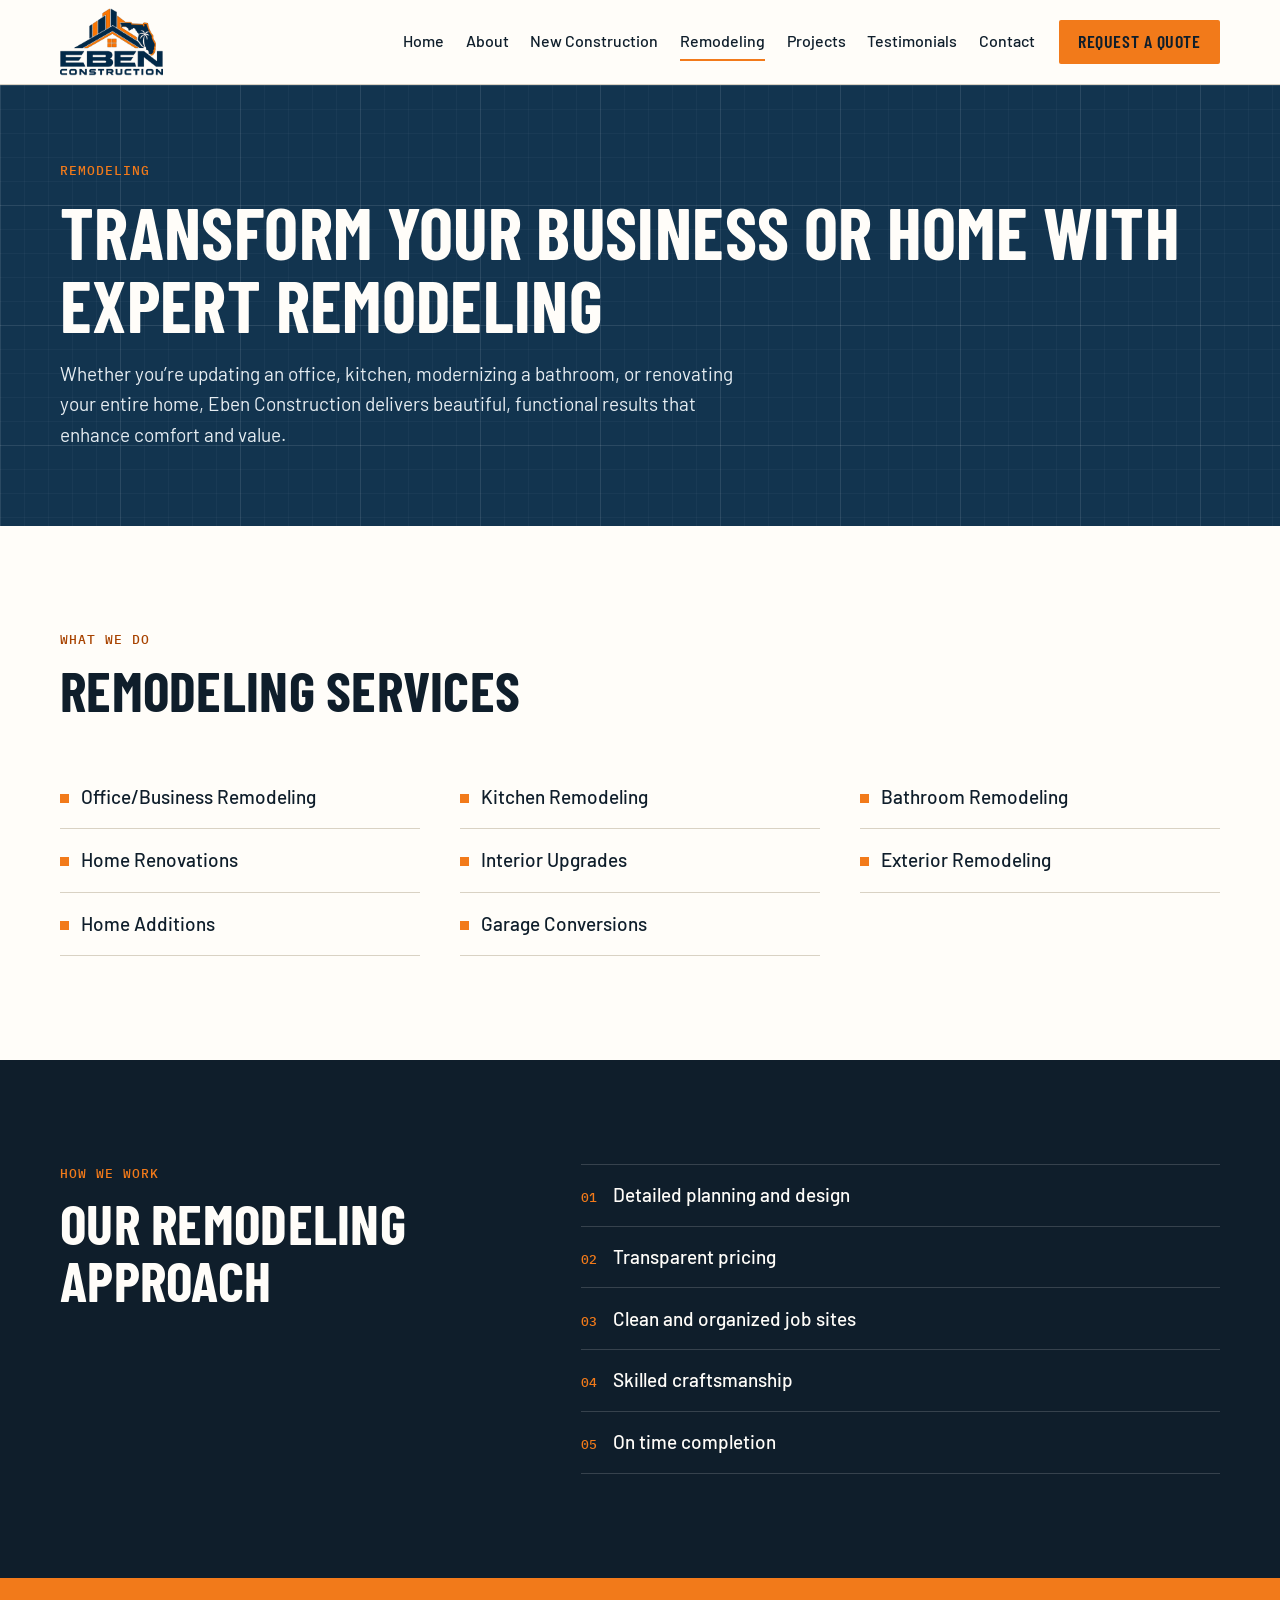
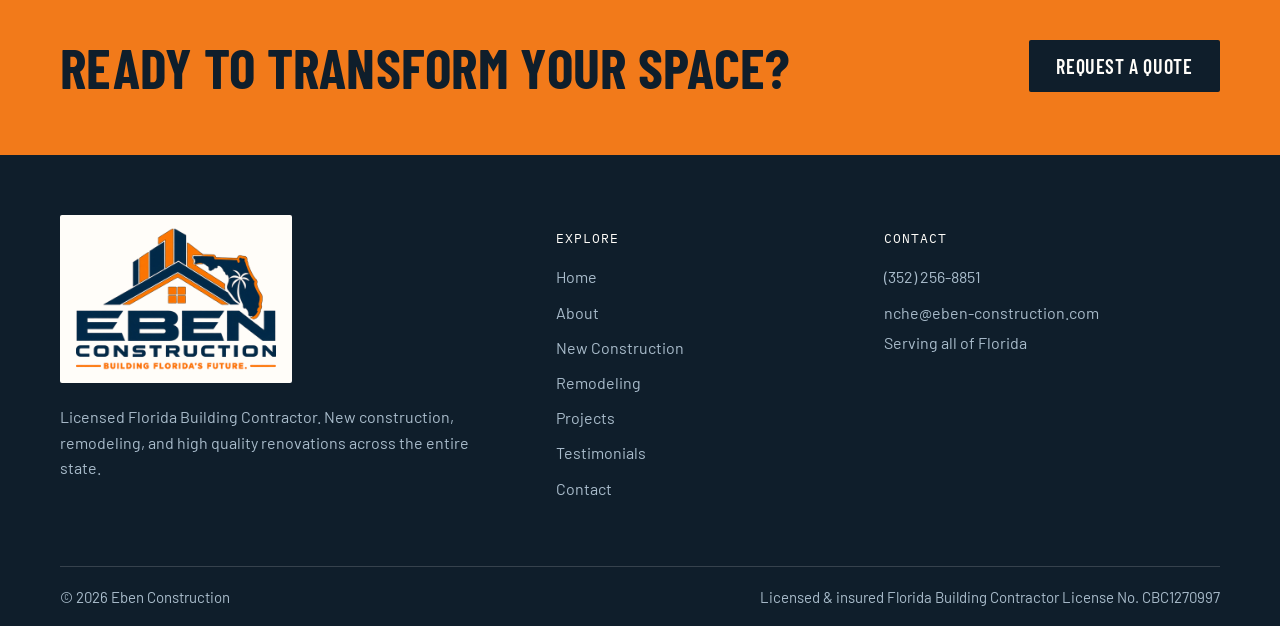
<file: remodeling.html>
<!doctype html>
<html lang="en">
<head>
  <meta charset="utf-8">
  <meta name="viewport" content="width=device-width, initial-scale=1">
  <title>Remodeling | Eben Construction</title>
  <meta name="description" content="Office, kitchen, bathroom, and whole home remodeling across Florida with transparent pricing and skilled craftsmanship.">
  <meta property="og:title" content="Remodeling | Eben Construction">
  <meta property="og:description" content="Office, kitchen, bathroom, and whole home remodeling across Florida with transparent pricing and skilled craftsmanship.">
  <meta property="og:type" content="website">
  <meta name="theme-color" content="#fffdf9">
  <link rel="icon" href="assets/images/favicon.png" type="image/png">
  <link rel="apple-touch-icon" href="assets/images/favicon.png">
  <link rel="preconnect" href="https://fonts.googleapis.com">
  <link rel="preconnect" href="https://fonts.gstatic.com" crossorigin>
  <link href="https://fonts.googleapis.com/css2?family=Barlow+Condensed:wght@600;700&family=Barlow:wght@400;500;600&family=IBM+Plex+Mono:wght@500&display=swap" rel="stylesheet">
  <link rel="stylesheet" href="assets/css/styles.css">
</head>
<body>
  <a class="skip-link" href="#main">Skip to content</a>

  <header class="site-header">
    <div class="wrap header-inner">
      <a class="brand" href="index.html"><img src="assets/images/logo-header.png" alt="Eben Construction home" width="300" height="198"></a>
      <button class="nav-toggle" type="button" aria-expanded="false" aria-controls="site-nav" aria-label="Open menu"><span></span></button>
      <nav class="site-nav" id="site-nav" aria-label="Main">
        <ul>
          <li><a href="index.html">Home</a></li>
          <li><a href="about.html">About</a></li>
          <li><a href="new-construction.html">New Construction</a></li>
          <li><a href="remodeling.html" aria-current="page">Remodeling</a></li>
          <li><a href="projects.html">Projects</a></li>
          <li><a href="testimonials.html">Testimonials</a></li>
          <li><a href="contact.html">Contact</a></li>
        </ul>
        <a class="btn btn-primary" href="contact.html">Request a Quote</a>
      </nav>
    </div>
  </header>

  <main id="main">
    <section class="page-head blueprint">
      <div class="wrap">
        <p class="label">Remodeling</p>
        <h1>Transform Your Business or Home with Expert Remodeling</h1>
        <p>Whether you&rsquo;re updating an office, kitchen, modernizing a bathroom, or renovating your entire home, Eben Construction delivers beautiful, functional results that enhance comfort and value.</p>
      </div>
    </section>

    <section class="section section-white">
      <div class="wrap">
        <div class="section-head">
          <span class="label">What we do</span>
          <h2>Remodeling services</h2>
        </div>
        <ul class="spec-grid">
          <li>Office/Business Remodeling</li>
          <li>Kitchen Remodeling</li>
          <li>Bathroom Remodeling</li>
          <li>Home Renovations</li>
          <li>Interior Upgrades</li>
          <li>Exterior Remodeling</li>
          <li>Home Additions</li>
          <li>Garage Conversions</li>
        </ul>
      </div>
    </section>

    <section class="section section-dark">
      <div class="wrap split">
        <div class="section-head">
          <span class="label">How we work</span>
          <h2>Our remodeling approach</h2>
        </div>
        <ul class="ruled">
          <li><span class="num">01</span>Detailed planning and design</li>
          <li><span class="num">02</span>Transparent pricing</li>
          <li><span class="num">03</span>Clean and organized job sites</li>
          <li><span class="num">04</span>Skilled craftsmanship</li>
          <li><span class="num">05</span>On time completion</li>
        </ul>
      </div>
    </section>

    <section class="cta-band">
      <div class="wrap cta-inner">
        <h2>Ready to transform your space?</h2>
        <div class="btn-row">
          <a class="btn btn-dark" href="contact.html">Request a Quote</a>
        </div>
      </div>
    </section>
  </main>

  <footer class="site-footer">
    <div class="wrap footer-grid">
      <div>
        <a class="footer-logo" href="index.html"><img src="assets/images/logo.png" alt="Eben Construction home" width="240" height="173" loading="lazy"></a>
        <p>Licensed Florida Building Contractor. New construction, remodeling, and high quality renovations across the entire state.</p>
      </div>
      <div>
        <p class="footer-title">Explore</p>
        <ul>
            <li><a href="index.html">Home</a></li>
            <li><a href="about.html">About</a></li>
            <li><a href="new-construction.html">New Construction</a></li>
            <li><a href="remodeling.html">Remodeling</a></li>
            <li><a href="projects.html">Projects</a></li>
            <li><a href="testimonials.html">Testimonials</a></li>
            <li><a href="contact.html">Contact</a></li>
        </ul>
      </div>
      <div>
        <p class="footer-title">Contact</p>
        <ul>
          <li><a href="tel:+13522568851">(352) 256-8851</a></li>
          <li><a href="mailto:nche@eben-construction.com">nche@eben-construction.com</a></li>
          <li>Serving all of Florida</li>
        </ul>
      </div>
    </div>
    <div class="wrap">
      <div class="footer-base">
        <span>&copy; <span data-year>2026</span> Eben Construction</span>
        <span>Licensed &amp; insured Florida Building Contractor <span data-license hidden></span></span>
      </div>
    </div>
  </footer>

  <nav class="action-bar" aria-label="Quick contact">
    <a href="tel:+13522568851">Call</a>
    <a href="mailto:nche@eben-construction.com">Email</a>
    <a href="contact.html">Get a Quote</a>
  </nav>

  <script src="assets/js/site.js" defer></script>
</body>
</html>
</file>
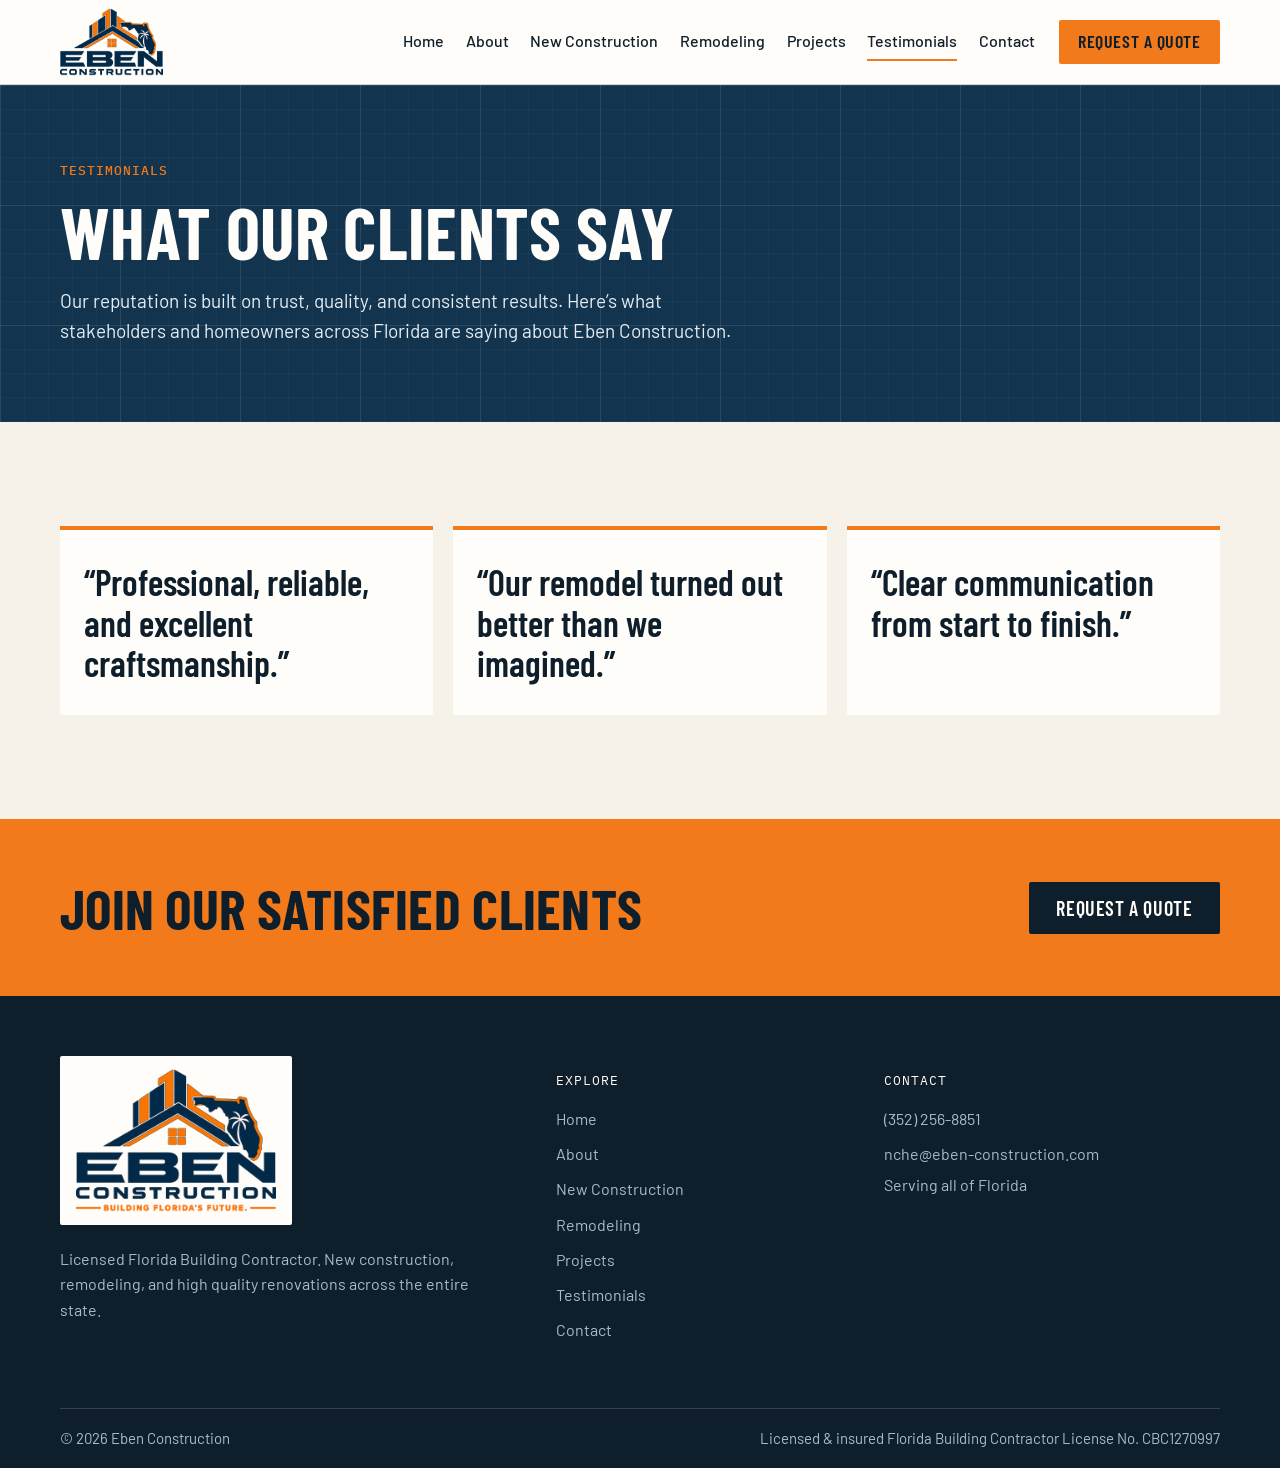
<file: testimonials.html>
<!doctype html>
<html lang="en">
<head>
  <meta charset="utf-8">
  <meta name="viewport" content="width=device-width, initial-scale=1">
  <title>Testimonials | Eben Construction</title>
  <meta name="description" content="What stakeholders and homeowners across Florida are saying about Eben Construction.">
  <meta property="og:title" content="Testimonials | Eben Construction">
  <meta property="og:description" content="What stakeholders and homeowners across Florida are saying about Eben Construction.">
  <meta property="og:type" content="website">
  <meta name="theme-color" content="#fffdf9">
  <link rel="icon" href="assets/images/favicon.png" type="image/png">
  <link rel="apple-touch-icon" href="assets/images/favicon.png">
  <link rel="preconnect" href="https://fonts.googleapis.com">
  <link rel="preconnect" href="https://fonts.gstatic.com" crossorigin>
  <link href="https://fonts.googleapis.com/css2?family=Barlow+Condensed:wght@600;700&family=Barlow:wght@400;500;600&family=IBM+Plex+Mono:wght@500&display=swap" rel="stylesheet">
  <link rel="stylesheet" href="assets/css/styles.css">
</head>
<body>
  <a class="skip-link" href="#main">Skip to content</a>

  <header class="site-header">
    <div class="wrap header-inner">
      <a class="brand" href="index.html"><img src="assets/images/logo-header.png" alt="Eben Construction home" width="300" height="198"></a>
      <button class="nav-toggle" type="button" aria-expanded="false" aria-controls="site-nav" aria-label="Open menu"><span></span></button>
      <nav class="site-nav" id="site-nav" aria-label="Main">
        <ul>
          <li><a href="index.html">Home</a></li>
          <li><a href="about.html">About</a></li>
          <li><a href="new-construction.html">New Construction</a></li>
          <li><a href="remodeling.html">Remodeling</a></li>
          <li><a href="projects.html">Projects</a></li>
          <li><a href="testimonials.html" aria-current="page">Testimonials</a></li>
          <li><a href="contact.html">Contact</a></li>
        </ul>
        <a class="btn btn-primary" href="contact.html">Request a Quote</a>
      </nav>
    </div>
  </header>

  <main id="main">
    <section class="page-head blueprint">
      <div class="wrap">
        <p class="label">Testimonials</p>
        <h1>What Our Clients Say</h1>
        <p>Our reputation is built on trust, quality, and consistent results. Here&rsquo;s what stakeholders and homeowners across Florida are saying about Eben Construction.</p>
      </div>
    </section>

    <section class="section">
      <div class="wrap quotes">
        <blockquote class="quote"><p>&ldquo;Professional, reliable, and excellent craftsmanship.&rdquo;</p></blockquote>
        <blockquote class="quote"><p>&ldquo;Our remodel turned out better than we imagined.&rdquo;</p></blockquote>
        <blockquote class="quote"><p>&ldquo;Clear communication from start to finish.&rdquo;</p></blockquote>
      </div>
    </section>

    <section class="cta-band">
      <div class="wrap cta-inner">
        <h2>Join our satisfied clients</h2>
        <div class="btn-row">
          <a class="btn btn-dark" href="contact.html">Request a Quote</a>
        </div>
      </div>
    </section>
  </main>

  <footer class="site-footer">
    <div class="wrap footer-grid">
      <div>
        <a class="footer-logo" href="index.html"><img src="assets/images/logo.png" alt="Eben Construction home" width="240" height="173" loading="lazy"></a>
        <p>Licensed Florida Building Contractor. New construction, remodeling, and high quality renovations across the entire state.</p>
      </div>
      <div>
        <p class="footer-title">Explore</p>
        <ul>
            <li><a href="index.html">Home</a></li>
            <li><a href="about.html">About</a></li>
            <li><a href="new-construction.html">New Construction</a></li>
            <li><a href="remodeling.html">Remodeling</a></li>
            <li><a href="projects.html">Projects</a></li>
            <li><a href="testimonials.html">Testimonials</a></li>
            <li><a href="contact.html">Contact</a></li>
        </ul>
      </div>
      <div>
        <p class="footer-title">Contact</p>
        <ul>
          <li><a href="tel:+13522568851">(352) 256-8851</a></li>
          <li><a href="mailto:nche@eben-construction.com">nche@eben-construction.com</a></li>
          <li>Serving all of Florida</li>
        </ul>
      </div>
    </div>
    <div class="wrap">
      <div class="footer-base">
        <span>&copy; <span data-year>2026</span> Eben Construction</span>
        <span>Licensed &amp; insured Florida Building Contractor <span data-license hidden></span></span>
      </div>
    </div>
  </footer>

  <nav class="action-bar" aria-label="Quick contact">
    <a href="tel:+13522568851">Call</a>
    <a href="mailto:nche@eben-construction.com">Email</a>
    <a href="contact.html">Get a Quote</a>
  </nav>

  <script src="assets/js/site.js" defer></script>
</body>
</html>
</file>
<file: assets/css/styles.css>
/* ==========================================================================
   Eben Construction
   Colors and type live in :root. Change them here to restyle the whole site.
   ========================================================================== */

:root {
  --ink: #0f1e2b;
  --blueprint: #12344f;
  --blueprint-deep: #0d2739;
  --paper: #f6f2ea;
  --white: #fffdf9;
  --rule: #d9d2c4;
  --muted: #4b5862;
  --orange: #f27a1a;
  --orange-hover: #ff8f38;
  --orange-text: #a84300;
  --on-dark: #e6edf2;
  --on-dark-muted: #a9bccb;
  --line-dark: rgba(255, 255, 255, 0.16);

  --display: "Barlow Condensed", "Arial Narrow", Arial, sans-serif;
  --body: "Barlow", "Segoe UI", Arial, sans-serif;
  --mono: "IBM Plex Mono", Consolas, monospace;

  --gutter: clamp(1rem, 4vw, 2.5rem);
  --section: clamp(3.5rem, 9vw, 6.5rem);
  --header-height: 84px;
}

*, *::before, *::after { box-sizing: border-box; }

html {
  scroll-behavior: smooth;
  scroll-padding-top: calc(var(--header-height) + 1rem);
  -webkit-text-size-adjust: 100%;
}

body {
  margin: 0;
  background: var(--paper);
  color: var(--ink);
  font-family: var(--body);
  font-size: 1.0625rem;
  line-height: 1.6;
}

img, svg { display: block; max-width: 100%; }
img { height: auto; }

a { color: inherit; }

h1, h2, h3 {
  margin: 0;
  font-family: var(--display);
  font-weight: 700;
  line-height: 1.02;
  text-transform: uppercase;
  letter-spacing: 0.005em;
}

h1 { font-size: clamp(2.75rem, 8.5vw, 5.25rem); }
h2 { font-size: clamp(2.2rem, 5.5vw, 3.5rem); }
h3 { font-size: 1.5rem; line-height: 1.1; }

p { margin: 0; }
ul, ol { margin: 0; padding: 0; list-style: none; }

:focus-visible {
  outline: 3px solid var(--orange);
  outline-offset: 3px;
}

.wrap {
  width: min(100%, 1240px);
  margin-inline: auto;
  padding-inline: var(--gutter);
}

.skip-link {
  position: absolute;
  left: 1rem;
  top: -4rem;
  z-index: 100;
  padding: 0.75rem 1rem;
  background: var(--orange);
  color: var(--ink);
  font-weight: 600;
}
.skip-link:focus { top: 0.5rem; }

.label {
  font-family: var(--mono);
  font-size: 0.8125rem;
  font-weight: 500;
  letter-spacing: 0.08em;
  text-transform: uppercase;
  color: var(--orange-text);
}

/* Buttons ---------------------------------------------------------------- */

.btn {
  display: inline-flex;
  align-items: center;
  justify-content: center;
  min-height: 52px;
  padding: 0.7rem 1.6rem;
  border: 2px solid transparent;
  border-radius: 2px;
  background: none;
  font-family: var(--display);
  font-size: 1.25rem;
  font-weight: 600;
  letter-spacing: 0.03em;
  line-height: 1.1;
  text-align: center;
  text-decoration: none;
  text-transform: uppercase;
  cursor: pointer;
  transition: background-color 0.15s, color 0.15s, border-color 0.15s;
}

.btn-primary { background: var(--orange); color: var(--ink); }
.btn-primary:hover { background: var(--orange-hover); }

.btn-ghost { border-color: rgba(255, 255, 255, 0.55); color: var(--white); }
.btn-ghost:hover { border-color: var(--white); background: var(--white); color: var(--ink); }

.btn-dark { background: var(--ink); color: var(--white); }
.btn-dark:hover { background: var(--blueprint); }

.btn-row { display: flex; flex-wrap: wrap; gap: 0.75rem; }

/* Header ----------------------------------------------------------------- */

.site-header {
  position: sticky;
  top: 0;
  z-index: 50;
  background: var(--white);
  color: var(--ink);
  border-bottom: 1px solid var(--rule);
}

.header-inner {
  display: flex;
  align-items: center;
  justify-content: space-between;
  gap: 1rem;
  min-height: var(--header-height);
}

.brand { display: block; flex: none; }
.brand img { width: auto; height: 68px; }

.site-nav { display: flex; align-items: center; gap: 1.5rem; }
.site-nav ul { display: flex; align-items: center; gap: 1.35rem; }
.site-nav li a {
  display: block;
  padding: 0.35rem 0;
  border-bottom: 2px solid transparent;
  font-size: 1rem;
  font-weight: 500;
  text-decoration: none;
  white-space: nowrap;
}
.site-nav li a:hover { border-color: var(--muted); }
.site-nav li a[aria-current="page"] { border-color: var(--orange); }
.site-nav .btn { min-height: 44px; padding: 0.45rem 1.1rem; font-size: 1.125rem; }

.nav-toggle {
  display: none;
  width: 48px;
  height: 48px;
  margin-right: -0.5rem;
  padding: 0;
  border: 0;
  background: none;
  color: inherit;
  cursor: pointer;
}
.nav-toggle span,
.nav-toggle span::before,
.nav-toggle span::after {
  display: block;
  width: 26px;
  height: 2px;
  margin-inline: auto;
  background: currentColor;
  transition: transform 0.2s, background-color 0.2s;
}
.nav-toggle span { position: relative; }
.nav-toggle span::before,
.nav-toggle span::after { content: ""; position: absolute; left: 0; }
.nav-toggle span::before { top: -8px; }
.nav-toggle span::after { top: 8px; }
.nav-toggle[aria-expanded="true"] span { background: transparent; }
.nav-toggle[aria-expanded="true"] span::before { transform: translateY(8px) rotate(45deg); }
.nav-toggle[aria-expanded="true"] span::after { transform: translateY(-8px) rotate(-45deg); }

@media (max-width: 1120px) {
  .nav-toggle { display: block; }

  .site-nav {
    display: none;
    position: fixed;
    inset: var(--header-height) 0 0;
    z-index: 60;
    flex-direction: column;
    align-items: stretch;
    gap: 1.5rem;
    padding: 1rem var(--gutter) 2rem;
    overflow-y: auto;
    background: var(--ink);
    color: var(--white);
  }
  .site-nav.is-open { display: flex; }
  .site-nav ul { flex-direction: column; align-items: stretch; gap: 0; }
  .site-nav li a {
    padding: 0.8rem 0;
    border-bottom: 1px solid var(--line-dark);
    font-family: var(--display);
    font-size: 1.875rem;
    font-weight: 600;
    text-transform: uppercase;
  }
  .site-nav li a[aria-current="page"] { border-color: var(--line-dark); color: var(--orange); }
  .site-nav .btn { min-height: 56px; font-size: 1.375rem; }
}

/* Blueprint backdrop, shared by the hero and interior page headers -------- */

.blueprint {
  background-color: var(--blueprint);
  background-image:
    linear-gradient(rgba(255, 255, 255, 0.075) 1px, transparent 1px),
    linear-gradient(90deg, rgba(255, 255, 255, 0.075) 1px, transparent 1px),
    linear-gradient(rgba(255, 255, 255, 0.03) 1px, transparent 1px),
    linear-gradient(90deg, rgba(255, 255, 255, 0.03) 1px, transparent 1px);
  background-size: 120px 120px, 120px 120px, 24px 24px, 24px 24px;
  color: var(--white);
}

/* Hero ------------------------------------------------------------------- */

.hero { position: relative; overflow: hidden; }

/* Sunset that fades in as the building finishes. hero-office.js sets --dusk. */
.hero::before {
  content: "";
  position: absolute;
  inset: 0;
  background:
    radial-gradient(58% 72% at 76% 88%, rgba(242, 122, 26, 0.62), rgba(150, 62, 96, 0.3) 52%, transparent 76%),
    linear-gradient(rgba(13, 39, 57, 0.15), rgba(13, 39, 57, 0.5));
  opacity: var(--dusk, 0);
  pointer-events: none;
}

.hero-inner {
  position: relative;
  display: grid;
  grid-template-columns: minmax(0, 1fr) minmax(0, 1.08fr);
  align-items: center;
  gap: clamp(1.5rem, 4vw, 3.5rem);
  padding-block: clamp(1.5rem, 3.5vw, 3rem);
}

.hero .label { color: var(--orange); }

.hero h1 { margin-top: 0.85rem; font-size: clamp(2.75rem, 5.4vw, 4.5rem); }
.hero h1 em { display: block; margin-top: 0.3rem; color: var(--orange); font-style: normal; }

.hero-sub {
  max-width: 38rem;
  margin-top: 1.25rem;
  color: var(--on-dark);
  font-size: clamp(1.0625rem, 2vw, 1.1875rem);
}
.hero-sub + .hero-sub { margin-top: 0.75rem; }

.hero .btn-row { margin-top: 1.75rem; }

.hero-visual { min-width: 0; margin: 0; }
.hero-visual:empty { display: none; }
.hero-visual svg { width: 100%; height: auto; overflow: hidden; }

.scene-far {
  transform: translate(var(--far-x, 0), var(--far-y, 0));
  transition: transform 0.4s ease-out;
}
.scene-lights rect { transition: opacity 0.45s; }

.scene-sway {
  transform-box: fill-box;
  transform-origin: 50% 100%;
  animation: sway 4.5s ease-in-out infinite alternate;
}
@keyframes sway {
  from { transform: rotate(-1.4deg); }
  to { transform: rotate(1.8deg); }
}
.is-paused .scene-sway { animation-play-state: paused; }

.scene-status {
  padding-top: 0.75rem;
  border-top: 1px solid rgba(255, 255, 255, 0.28);
  font-family: var(--mono);
  font-size: 0.8125rem;
  letter-spacing: 0.06em;
  text-transform: uppercase;
}
.scene-status-top {
  display: flex;
  align-items: center;
  justify-content: space-between;
  gap: 1rem;
}
.scene-step { color: var(--orange); font-weight: 500; }
.scene-controls { display: flex; gap: 0.25rem; }
.scene-controls[hidden] { display: none; }
.scene-controls button {
  min-height: 36px;
  padding: 0 0.6rem;
  border: 1px solid rgba(255, 255, 255, 0.35);
  border-radius: 2px;
  background: rgba(13, 39, 57, 0.5);
  color: var(--white);
  font: inherit;
  letter-spacing: inherit;
  text-transform: inherit;
  cursor: pointer;
}
.scene-controls button:hover { background: var(--white); color: var(--ink); }
.scene-label {
  /* Fixed height so long step names never make the page jump */
  min-height: 3em;
  margin-top: 0.4rem;
  color: var(--white);
  line-height: 1.5;
}
.scene-bar { height: 4px; background: rgba(255, 255, 255, 0.18); }
.scene-bar span {
  display: block;
  height: 100%;
  background: var(--orange);
  transform: scaleX(0);
  transform-origin: left;
}

@media (max-width: 900px) {
  .hero-inner { grid-template-columns: minmax(0, 1fr); }
  /* The fixed action bar keeps Get a Quote on screen, so the show can go first */
  .hero-visual { order: -1; width: 100%; max-width: 560px; margin-inline: auto; }
  .hero::before {
    background:
      radial-gradient(90% 34% at 60% 30%, rgba(242, 122, 26, 0.6), rgba(150, 62, 96, 0.28) 55%, transparent 80%),
      linear-gradient(rgba(13, 39, 57, 0.15), rgba(13, 39, 57, 0.5));
  }
}

@media (max-width: 560px) {
  .hero .btn-row { display: grid; grid-template-columns: 1fr 1fr; }
  .hero .btn-row .btn-primary { grid-column: 1 / -1; }
  .hero .btn { padding-inline: 0.5rem; }
}

/* Interior page header --------------------------------------------------- */

.page-head { padding-block: clamp(2.75rem, 7vw, 4.75rem); }
.page-head .label { color: var(--orange); }
.page-head h1 { max-width: 16em; margin-top: 0.8rem; font-size: clamp(2.6rem, 7.5vw, 4.5rem); }
.page-head p:not(.label) {
  max-width: 44rem;
  margin-top: 1.1rem;
  color: var(--on-dark);
  font-size: clamp(1.0625rem, 2vw, 1.1875rem);
}

/* Sections --------------------------------------------------------------- */

.section { padding-block: var(--section); }
.section-white { background: var(--white); }
.section-dark { background: var(--ink); color: var(--on-dark); }
.section-dark h2, .section-dark h3 { color: var(--white); }
.section-dark .label { color: var(--orange); }

.section-head { max-width: 46rem; margin-bottom: clamp(2rem, 5vw, 3rem); }
.section-head .label { display: block; margin-bottom: 0.6rem; }
.section-head p:not(.label) { margin-top: 0.9rem; color: var(--muted); }
.section-dark .section-head p:not(.label) { color: var(--on-dark-muted); }

.split {
  display: grid;
  grid-template-columns: minmax(0, 5fr) minmax(0, 7fr);
  gap: clamp(1.75rem, 5vw, 5rem);
  align-items: start;
}
.split .section-head { margin-bottom: 0; }

@media (max-width: 860px) {
  .split { grid-template-columns: minmax(0, 1fr); }
}

.lead { font-size: clamp(1.1875rem, 2.6vw, 1.5rem); line-height: 1.5; }
.lead + .lead { margin-top: 1rem; }

/* Service cards ---------------------------------------------------------- */

.card-grid {
  display: grid;
  grid-template-columns: repeat(auto-fit, minmax(min(100%, 250px), 1fr));
  gap: 1px;
  background: var(--rule);
  border: 1px solid var(--rule);
}

.service-card {
  display: flex;
  flex-direction: column;
  padding: 1.75rem 1.5rem;
  background: var(--white);
  color: inherit;
  text-decoration: none;
  transition: background-color 0.15s, color 0.15s;
}
.service-card svg { width: 52px; height: 52px; margin-bottom: 1.25rem; color: var(--orange-text); }
.service-card p { margin-top: 0.6rem; color: var(--muted); }
.service-card .more {
  margin-top: auto;
  padding-top: 1.25rem;
  font-family: var(--mono);
  font-size: 0.8125rem;
  letter-spacing: 0.06em;
  text-transform: uppercase;
  color: var(--orange-text);
}
a.service-card:hover { background: var(--blueprint); color: var(--white); }
a.service-card:hover svg, a.service-card:hover .more { color: var(--orange); }
a.service-card:hover p { color: var(--on-dark); }

/* Numbered and ruled lists ----------------------------------------------- */

.ruled li {
  display: flex;
  gap: 1rem;
  align-items: baseline;
  padding-block: 0.95rem;
  border-top: 1px solid var(--rule);
  font-size: 1.1875rem;
  font-weight: 500;
}
.ruled li:last-child { border-bottom: 1px solid var(--rule); }
.ruled .num {
  flex: none;
  font-family: var(--mono);
  font-size: 0.8125rem;
  color: var(--orange-text);
}
.section-dark .ruled li { border-color: var(--line-dark); color: var(--white); }
.section-dark .ruled .num { color: var(--orange); }

.spec-grid {
  display: grid;
  grid-template-columns: repeat(auto-fit, minmax(min(100%, 280px), 1fr));
  column-gap: 2.5rem;
}
.spec-grid li {
  display: flex;
  gap: 0.75rem;
  align-items: baseline;
  padding-block: 1rem;
  border-bottom: 1px solid var(--rule);
  font-size: 1.1875rem;
  font-weight: 500;
}
.spec-grid li::before {
  content: "";
  flex: none;
  width: 9px;
  height: 9px;
  background: var(--orange);
  transform: translateY(-1px);
}

/* Construction process --------------------------------------------------- */

.process {
  display: grid;
  grid-template-columns: repeat(4, minmax(0, 1fr));
  gap: 1px;
  background: var(--line-dark);
  border: 1px solid var(--line-dark);
  counter-reset: step;
}
.process li {
  padding: 1.5rem 1.25rem 1.75rem;
  background: var(--ink);
  color: var(--white);
  font-family: var(--display);
  font-size: 1.5rem;
  font-weight: 600;
  line-height: 1.12;
  text-transform: uppercase;
  counter-increment: step;
}
.process li::before {
  content: "Step " counter(step, decimal-leading-zero);
  display: block;
  margin-bottom: 1.5rem;
  font-family: var(--mono);
  font-size: 0.8125rem;
  font-weight: 500;
  letter-spacing: 0.06em;
  color: var(--orange);
}

@media (max-width: 960px) {
  .process { grid-template-columns: repeat(2, minmax(0, 1fr)); }
}
@media (max-width: 520px) {
  .process { grid-template-columns: minmax(0, 1fr); }
  .process li { display: flex; gap: 1rem; align-items: baseline; padding: 1rem; }
  .process li::before { content: counter(step, decimal-leading-zero); flex: none; margin: 0; }
}

/* Values ----------------------------------------------------------------- */

.value { padding: 1.75rem 1.5rem; background: var(--white); }
.value p { margin-top: 0.5rem; color: var(--muted); }

.mission {
  font-family: var(--display);
  font-size: clamp(1.875rem, 5vw, 3rem);
  font-weight: 600;
  line-height: 1.12;
  color: var(--white);
}

/* Testimonials ----------------------------------------------------------- */

.quotes {
  display: grid;
  grid-template-columns: repeat(auto-fit, minmax(min(100%, 300px), 1fr));
  gap: 1.25rem;
}
.quote {
  margin: 0;
  padding: 2rem 1.5rem;
  border-top: 4px solid var(--orange);
  background: var(--white);
}
.quote p {
  font-family: var(--display);
  font-size: clamp(1.75rem, 4vw, 2.25rem);
  font-weight: 600;
  line-height: 1.12;
}

.pull-quote {
  max-width: 54rem;
  margin: 0;
  font-family: var(--display);
  font-size: clamp(2.2rem, 6.5vw, 4rem);
  font-weight: 600;
  line-height: 1.06;
}
.pull-quote-link { display: inline-block; margin-top: 1.25rem; font-weight: 600; }

/* Call to action band ---------------------------------------------------- */

.cta-band { background: var(--orange); color: var(--ink); }
.cta-inner {
  display: flex;
  flex-wrap: wrap;
  align-items: center;
  justify-content: space-between;
  gap: 1.5rem 3rem;
  padding-block: clamp(2.5rem, 6vw, 3.75rem);
}
.cta-inner h2 { flex: 1 1 18rem; }

/* Project gallery -------------------------------------------------------- */

.filters {
  display: flex;
  gap: 0.5rem;
  margin-bottom: 2rem;
  padding-bottom: 0.25rem;
  overflow-x: auto;
  scrollbar-width: thin;
}
.filters button {
  flex: none;
  min-height: 44px;
  padding: 0.4rem 1rem;
  border: 1px solid var(--ink);
  border-radius: 2px;
  background: none;
  color: var(--ink);
  font-family: var(--body);
  font-size: 1rem;
  font-weight: 500;
  cursor: pointer;
}
.filters button:hover { background: var(--rule); }
.filters button[aria-pressed="true"] { background: var(--ink); color: var(--white); }

.project-grid {
  display: grid;
  grid-template-columns: repeat(auto-fill, minmax(min(100%, 320px), 1fr));
  gap: 1.25rem;
}

.project {
  display: flex;
  flex-direction: column;
  width: 100%;
  padding: 0;
  border: 1px solid var(--rule);
  background: var(--white);
  color: inherit;
  font: inherit;
  text-align: left;
}
button.project { cursor: pointer; transition: border-color 0.15s; }
button.project:hover { border-color: var(--ink); }

.project-media { aspect-ratio: 8 / 5; overflow: hidden; }
.project-media img { width: 100%; height: 100%; object-fit: cover; }
.project-media.blueprint { background-size: 80px 80px, 80px 80px, 16px 16px, 16px 16px; }
.project-media svg { width: 100%; height: 100%; }

.project-media, .project-body { display: block; width: 100%; }
.project-body { padding: 1.1rem 1.25rem 1.35rem; }
.project-body h3, .project-title { margin-top: 0.3rem; }
.project-title {
  display: block;
  font-family: var(--display);
  font-size: 1.5rem;
  font-weight: 700;
  line-height: 1.1;
  text-transform: uppercase;
}
.project-body p:not(.label), .project-place {
  display: block;
  margin-top: 0.4rem;
  color: var(--muted);
  font-size: 1rem;
}

.project-dialog {
  width: min(calc(100vw - 2rem), 860px);
  max-height: calc(100dvh - 2rem);
  padding: 0;
  border: 0;
  background: var(--white);
  color: var(--ink);
}
.project-dialog::backdrop { background: rgba(15, 30, 43, 0.82); }
.dialog-close {
  position: sticky;
  top: 0;
  z-index: 2;
  display: block;
  min-height: 44px;
  margin-left: auto;
  padding: 0.4rem 1rem;
  border: 0;
  background: var(--ink);
  color: var(--white);
  font-family: var(--body);
  font-size: 1rem;
  font-weight: 600;
  cursor: pointer;
}
.dialog-photos { display: grid; gap: 0.5rem; }
.dialog-photos img { width: 100%; }
.dialog-body { padding: 1.5rem; }
.dialog-body h2 { margin-top: 0.3rem; font-size: clamp(1.875rem, 5vw, 2.5rem); }
.dialog-body p:not(.label) { margin-top: 0.75rem; }
.dialog-body h3 { margin-top: 1.5rem; margin-bottom: 0.25rem; font-size: 1.25rem; }
.dialog-body ul { list-style: square; padding-left: 1.25rem; }

/* Contact ---------------------------------------------------------------- */

.contact-block > * { max-width: 46rem; }

.contact-item { padding-block: 1.1rem; border-top: 1px solid var(--rule); }
.contact-item:last-child { border-bottom: 1px solid var(--rule); }
.contact-item a {
  display: block;
  margin-top: 0.15rem;
  font-family: var(--display);
  font-size: clamp(1.625rem, 5vw, 2.125rem);
  font-weight: 600;
  line-height: 1.15;
  overflow-wrap: anywhere;
  text-decoration-thickness: 2px;
  text-underline-offset: 4px;
}
.contact-item a:hover { color: var(--orange-text); }

/* Footer ----------------------------------------------------------------- */

.site-footer { background: var(--ink); color: var(--on-dark-muted); font-size: 1rem; }
.footer-grid {
  display: grid;
  grid-template-columns: minmax(0, 1.6fr) minmax(0, 1fr) minmax(0, 1.2fr);
  gap: 2rem 3rem;
  padding-block: clamp(2.5rem, 6vw, 3.75rem);
}
.footer-logo {
  display: inline-block;
  padding: 0.75rem 1rem;
  border-radius: 2px;
  background: var(--white);
}
.footer-logo img { width: 200px; }
.footer-grid p { margin-top: 0.9rem; max-width: 26rem; }
.footer-title {
  margin-bottom: 0.6rem;
  font-family: var(--mono);
  font-size: 0.8125rem;
  letter-spacing: 0.08em;
  text-transform: uppercase;
  color: var(--white);
}
.footer-grid li a {
  display: inline-block;
  padding-block: 0.3rem;
  overflow-wrap: anywhere;
  text-decoration: none;
}
.footer-grid li a:hover { color: var(--white); text-decoration: underline; }
.footer-base {
  display: flex;
  flex-wrap: wrap;
  justify-content: space-between;
  gap: 0.25rem 2rem;
  padding-block: 1.1rem;
  border-top: 1px solid var(--line-dark);
  font-size: 0.9375rem;
}

@media (max-width: 760px) {
  .footer-grid { grid-template-columns: minmax(0, 1fr); }
}

/* Mobile action bar ------------------------------------------------------ */

.action-bar { display: none; }

@media (max-width: 760px) {
  body { padding-bottom: calc(60px + env(safe-area-inset-bottom)); }

  .action-bar {
    position: fixed;
    inset: auto 0 0;
    z-index: 40;
    display: grid;
    grid-template-columns: 1fr 1fr 1.4fr;
    padding-bottom: env(safe-area-inset-bottom);
    background: var(--ink);
    border-top: 1px solid var(--line-dark);
  }
  .action-bar a {
    display: flex;
    align-items: center;
    justify-content: center;
    min-height: 60px;
    color: var(--white);
    font-family: var(--display);
    font-size: 1.25rem;
    font-weight: 600;
    letter-spacing: 0.03em;
    text-decoration: none;
    text-transform: uppercase;
  }
  .action-bar a + a { border-left: 1px solid var(--line-dark); }
  .action-bar a:last-child { background: var(--orange); color: var(--ink); }
}

/* Motion ----------------------------------------------------------------- */

@media (prefers-reduced-motion: reduce) {
  html { scroll-behavior: auto; }
  .scene-sway { animation: none; }
  * { transition: none !important; }
}
</file>
